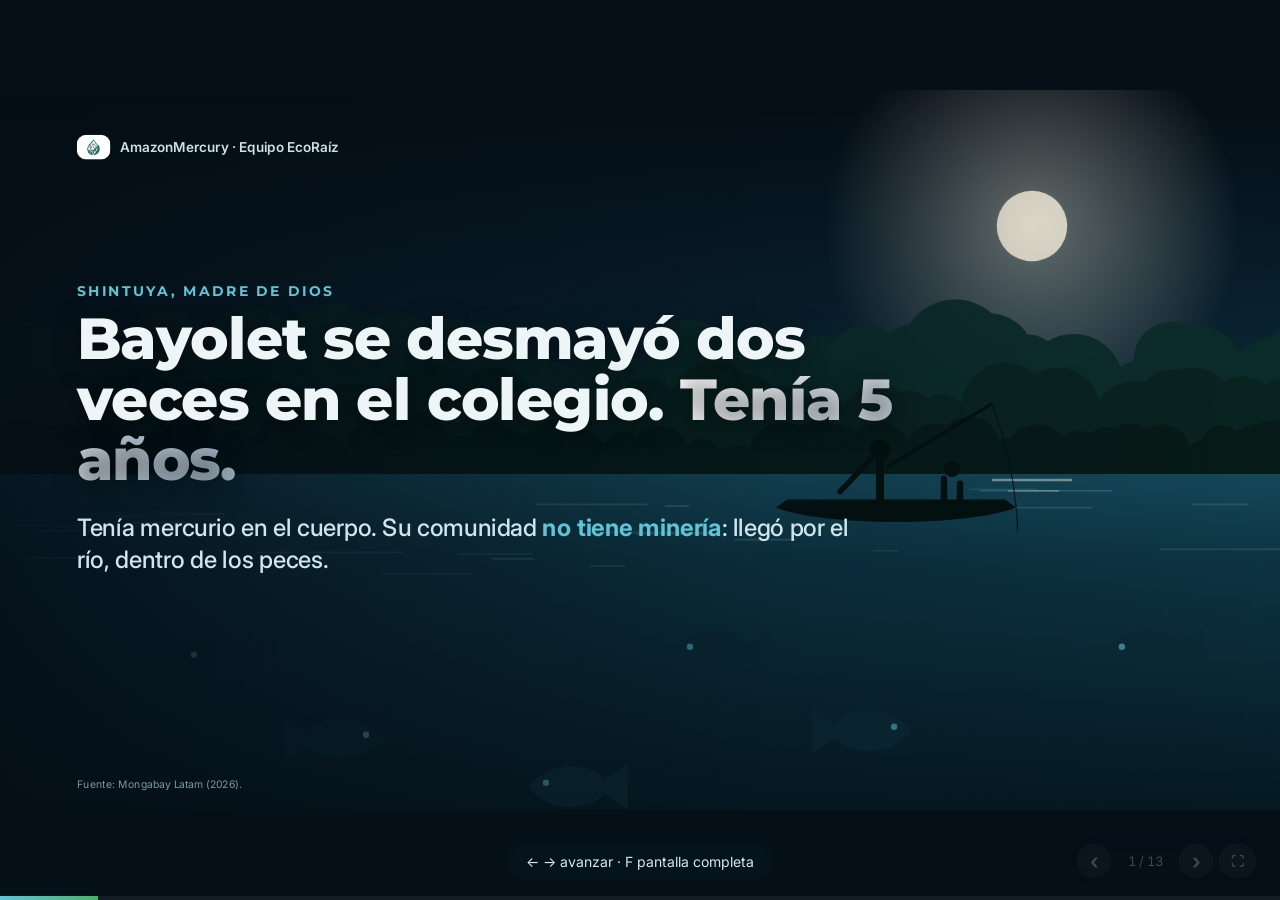
<file: pitch/index.html>
<!DOCTYPE html>
<html lang="es">
<head>
  <meta charset="UTF-8">
  <meta name="viewport" content="width=device-width, initial-scale=1.0, viewport-fit=cover">
  <title>AmazonMercury · Pitch ISC 2027</title>
  <meta name="description" content="Pitch de AmazonMercury: monitoreo continuo de mercurio y metales en ríos amazónicos. La minería paga, la comunidad recibe las alertas. ISC 2027 · Amazonía Viva.">
  <meta name="theme-color" content="#0b2236">
  <link rel="icon" href="assets/logo-icono.png">
  <link rel="preconnect" href="https://fonts.googleapis.com">
  <link rel="preconnect" href="https://fonts.gstatic.com" crossorigin>
  <link href="https://fonts.googleapis.com/css2?family=Montserrat:wght@500;600;700;800;900&family=Inter:wght@400;500;600;700&display=swap" rel="stylesheet">
  <link rel="stylesheet" href="styles.css">
</head>
<body>
<div id="escenario">
<main id="deck" aria-live="polite">

<!-- 1 · GANCHO -->
<section class="slide oscuro pregunta gancho" data-titulo="Gancho: Bayolet" data-arte="rio">
  <svg class="arte-rio" viewBox="0 0 1600 900" preserveAspectRatio="xMidYMid slice" aria-hidden="true"></svg>
  <div class="marca-esquina anim" data-d="0"><img src="assets/logo-icono.png" alt=""><span>AmazonMercury · Equipo EcoRaíz</span></div>
  <div class="pregunta-texto">
    <p class="sobretitulo anim" data-d="1">Shintuya, Madre de Dios</p>
    <h2 class="anim" data-d="2">Bayolet se desmayó dos veces en el colegio. <em>Tenía 5 años.</em></h2>
    <p class="sub anim" data-d="4">Tenía mercurio en el cuerpo. Su comunidad <strong>no tiene minería</strong>: llegó por el río, dentro de los peces.</p>
  </div>
  <p class="fuentes">Fuente: Mongabay Latam (2026).</p>
  <aside class="notas">
    <p><b>[Erick] · 0:00–0:20 · tono tranquilo, mirando al jurado</b></p>
    <p>Bayolet vive en Shintuya, una comunidad indígena a orillas del río Madre de Dios. A los 5 años se desmayó dos veces en el colegio: tenía mercurio en el cuerpo.</p>
    <p>Su comunidad no tiene minería; el mercurio llegó por el río, dentro de los peces. Hoy tiene 16 años y todavía le cuesta concentrarse.</p>
  </aside>
</section>

<!-- 2 · PROBLEMA Y EVIDENCIA -->
<section class="slide oscuro problema" data-titulo="Problema y evidencia">
  <div class="problema-grid p2">
    <div class="mapa anim" data-d="1">
      <svg viewBox="0 0 760 640" role="img" aria-label="Esquema de los ríos de Madre de Dios con zonas mineras y comunidades afectadas">
        <defs>
          <radialGradient id="gMancha"><stop offset="0" stop-color="#f28c28" stop-opacity=".75"/><stop offset="1" stop-color="#f28c28" stop-opacity="0"/></radialGradient>
          <pattern id="pSelva" width="22" height="22" patternUnits="userSpaceOnUse"><circle cx="6" cy="6" r="4" fill="#1d5b3f"/><circle cx="17" cy="15" r="5" fill="#1a5139"/></pattern>
        </defs>
        <rect x="0" y="0" width="760" height="640" rx="24" fill="#123a2c"/>
        <rect x="0" y="0" width="760" height="640" rx="24" fill="url(#pSelva)" opacity=".55"/>
        <g class="manchas">
          <ellipse cx="300" cy="420" rx="120" ry="70" fill="url(#gMancha)"/>
          <ellipse cx="410" cy="470" rx="110" ry="60" fill="url(#gMancha)"/>
          <ellipse cx="255" cy="330" rx="70" ry="50" fill="url(#gMancha)"/>
        </g>
        <g fill="none" stroke-linecap="round" class="rios">
          <path d="M40 210C120 230 170 250 230 300S320 360 400 340 520 300 600 330 700 350 740 340" stroke="#5ec4d6" stroke-width="12"/>
          <path d="M150 560C200 520 230 480 260 430S300 360 320 352" stroke="#5ec4d6" stroke-width="7"/>
          <path d="M220 160C230 220 236 260 248 298" stroke="#5ec4d6" stroke-width="5"/>
          <path d="M470 600C500 540 540 470 560 420S590 350 598 330" stroke="#5ec4d6" stroke-width="7"/>
          <path d="M120 470C170 440 200 420 240 380" stroke="#5ec4d6" stroke-width="4"/>
        </g>
        <g class="etq-rio" fill="#bdeaf2" font-family="Inter" font-size="15" font-style="italic">
          <text x="610" y="378" transform="rotate(-3 610 378)">Río Madre de Dios</text>
          <text x="150" y="540" transform="rotate(-48 150 540)">Río Inambari</text>
          <text x="510" y="560" transform="rotate(-62 510 560)">Río Tambopata</text>
        </g>
        <g class="puntos" font-family="Inter" font-size="16" font-weight="600">
          <g class="p-mina"><circle cx="255" cy="330" r="9"/><text x="160" y="320">Huepetuhe</text></g>
          <g class="p-mina"><circle cx="300" cy="430" r="9"/><text x="208" y="460">La Pampa</text></g>
          <g class="p-mina"><circle cx="420" cy="345" r="9"/><text x="380" y="380">Laberinto</text></g>
          <g class="p-mina"><circle cx="232" cy="296" r="7"/><text x="232" y="275">Boca Colorado</text></g>
          <g class="p-ciudad"><circle cx="598" cy="332" r="11"/><text x="540" y="300">Puerto Maldonado</text></g>
          <g class="p-comunidad"><circle cx="70" cy="218" r="8"/><text x="40" y="188">Shintuya</text></g>
        </g>
        <g class="leyenda" font-family="Inter" font-size="14" fill="#d6e6e2">
          <rect x="24" y="560" width="270" height="62" rx="12" fill="#0b2236" opacity=".85"/>
          <circle cx="46" cy="580" r="7" fill="#f28c28"/><text x="60" y="585">Zona minera</text>
          <circle cx="160" cy="580" r="7" fill="#ffffff"/><text x="174" y="585">Ciudad</text>
          <circle cx="46" cy="604" r="7" fill="#7ee0a3"/><text x="60" y="609">Comunidad indígena</text>
        </g>
        <text x="736" y="626" text-anchor="end" font-family="Inter" font-size="12" fill="#8fb3aa">Esquema referencial, no a escala</text>
      </svg>
    </div>
    <div class="problema-datos">
      <p class="sobretitulo anim" data-d="0">El problema y la evidencia</p>
      <h2 class="anim" data-d="1">El mercurio va donde va el río… y nadie lo ve llegar</h2>
      <div class="kpis kpis3">
        <article class="kpi anim" data-d="2"><span class="kpi-num"><span class="contar" data-valor="3000" data-miles="1">3 000</span> t</span><p>de mercurio vertidas en ríos del Perú en 20 años <small>(MINAM, 2025)</small></p></article>
        <article class="kpi anim" data-d="3"><span class="kpi-num"><span class="contar" data-valor="29">29</span>%</span><p>de gestantes evaluadas en Madre de Dios sobre el límite en sangre <small>(Duke, 2023)</small></p></article>
        <article class="kpi anim" data-d="4"><span class="kpi-num">1 <small>de</small> 3</span><p>niños de la Reserva Amarakaeri sobre el límite de la OMS <small>(Mongabay, 2026)</small></p></article>
      </div>
      <article class="vacio anim" data-d="5">
        <h3>¿Por qué falla hoy? Se mide a mano, pocas veces al año</h3>
        <div class="linea-tiempo" aria-hidden="true">
          <svg viewBox="0 0 520 110">
            <path d="M10 84 L60 80 L90 82 L120 36 L140 26 L160 76 L220 82 L300 80 L330 20 L350 14 L370 78 L510 82" fill="none" stroke="#5ec4d6" stroke-width="4" stroke-linejoin="round"/>
            <line x1="10" y1="56" x2="510" y2="56" stroke="#f87171" stroke-width="2" stroke-dasharray="6 6"/>
            <text x="512" y="50" fill="#f87171" font-size="13" font-family="Inter" text-anchor="end">límite</text>
            <g fill="#ffffff"><circle cx="60" cy="80" r="7"/><circle cx="220" cy="82" r="7"/><circle cx="440" cy="81" r="7"/></g>
            <text x="250" y="106" fill="#c7d6d9" font-size="13" font-family="Inter" text-anchor="middle">● muestreo manual: los picos pasan sin que nadie los vea</text>
          </svg>
        </div>
        <p>En 2025 las muestras de la Contraloría en la quebrada Guacamayo salieron <strong>normales</strong>; otra medición de la ANA (2021–2025) halló mercurio <strong>sobre el estándar</strong>.</p>
      </article>
    </div>
  </div>
  <aside class="notas">
    <p><b>[Erick] · 0:20–1:05 · señalar el mapa, luego los datos y al final la línea</b></p>
    <p>No es un caso aislado. En 20 años se vertieron unas 3000 toneladas de mercurio en los ríos del Perú.</p>
    <p>La Universidad de Duke analizó la sangre de 198 madres de Madre de Dios al dar a luz: el 29 % superaba el nivel de referencia de salud de Estados Unidos. Y en la Reserva Amarakaeri, uno de cada tres niños tenía en el cabello más mercurio del que acepta la OMS.</p>
    <p>¿Por qué nadie lo ve venir? Porque el agua se mide pocas veces. En diciembre de 2025, la Contraloría tomó muestras en la quebrada Guacamayo: todo normal. Pero la Autoridad Nacional del Agua, midiendo ahí entre 2021 y 2025, sí halló mercurio sobre el estándar.</p>
  </aside>
</section>

<!-- 3 · SOLUCIÓN -->
<section class="slide claro solucion s3" data-titulo="La solución">
  <div class="cabecera">
    <p class="sobretitulo anim" data-d="0">Nuestra solución</p>
    <h2 class="anim" data-d="1">Un vigilante que flota en el río y <span class="resaltado">avisa en minutos</span></h2>
  </div>
  <div class="s3-grid">
    <figure class="nodo-foto anim" data-d="1">
      <img src="assets/nodo_exterior.jpg" alt="Nodo flotante AmazonMercury en el río, con panel solar redondo y cúpula">
      <figcaption>Nodo AmazonMercury · maqueta 3D</figcaption>
    </figure>
    <ol class="pasos-sol">
      <li class="anim" data-d="2"><span class="n">1</span><div><strong>Mide cada hora</strong><p>Toma una muestra y la analiza con <b>voltametría</b>: mercurio y otros 5 metales, por debajo de los límites de la OMS.</p></div></li>
      <li class="anim" data-d="3"><span class="n">2</span><div><strong>Más datos del agua</strong><p>Turbidez, pH, conductividad y temperatura. Si la turbidez se dispara, hay una draga río arriba.</p></div></li>
      <li class="anim" data-d="4"><span class="n">3</span><div><strong>Transmite sin señal celular</strong><p>Radio LoRa de nodo en nodo. Funciona solo con el sol: panel de 3 W y 2 baterías.</p></div></li>
      <li class="anim" data-d="5"><span class="n">4</span><div><strong>Alerta en dos paneles</strong><p>Uno profesional para quien paga y <b>Mi Río</b> para la comunidad, al mismo tiempo.</p></div></li>
    </ol>
    <div class="s3-lado anim" data-d="6">
      <div class="chips-metal mini-metales"><span>Hg</span><span>As</span><span>Pb</span><span>Cd</span><span>Cu</span><span>Zn</span></div>
      <p class="s3-dato"><b>0,07–0,4 µg/L</b> límite de detección de la voltametría con electrodo de oro <small>(INIS-OIEA)</small></p>
      <p class="s3-dato"><b>6 µg/L</b> valor guía de la OMS para mercurio en agua de consumo</p>
      <button class="btn-vivo grande" data-abrir-demo="demo">▶ Ver la demo en vivo</button>
      <p class="s3-nota">Maqueta 3D + panel profesional + Mi Río, conectados</p>
    </div>
  </div>
  <aside class="notas">
    <p><b>[Jhan] · 1:05–1:35</b></p>
    <p>Por eso creamos AmazonMercury: nodos que flotan en el río y lo miden cada hora.</p>
    <p>Cada nodo toma una muestra y, con voltametría, detecta mercurio desde 0,1 microgramos por litro —la OMS pone el límite en 6— y cinco metales más. Envía el dato por radio LoRa, de nodo en nodo, sin señal de celular, y funciona solo con el sol. En minutos, el resultado llega a nuestra plataforma web.</p>
  </aside>
</section>

<!-- 4 · DIFERENCIACIÓN -->
<section class="slide oscuro dif" data-titulo="Diferenciación">
  <div class="cabecera">
    <p class="sobretitulo anim" data-d="0">Alternativas que existen hoy</p>
    <h2 class="anim" data-d="1">No somos los únicos. Somos los únicos que hacen <em>esto</em>.</h2>
  </div>
  <div class="tabla-dif anim" data-d="2" role="table" aria-label="Comparación con alternativas">
    <div class="td-fila td-cab" role="row">
      <span role="columnheader"></span>
      <span role="columnheader">Muestreo manual + laboratorio</span>
      <span role="columnheader">Sondas multiparámetro comerciales</span>
      <span role="columnheader">GalamSense (Ghana)</span>
      <span role="columnheader" class="nosotros"><img src="assets/logo-icono.png" alt="">AmazonMercury</span>
    </div>
    <div class="td-fila" role="row"><span role="rowheader">¿Cada cuánto mide?</span><span class="mal">Pocas veces al año</span><span class="bien">Continuo</span><span class="bien">Continuo</span><span class="nosotros bien">Cada hora + emergencias</span></div>
    <div class="td-fila" role="row"><span role="rowheader">¿Mide mercurio en el río?</span><span class="medio">Sí, semanas después en laboratorio</span><span class="mal">Normalmente no</span><span class="bien">Sí (Hg, Pb, As)</span><span class="nosotros bien">Sí: 6 metales + 4 parámetros</span></div>
    <div class="td-fila" role="row"><span role="rowheader">¿Avisa a la comunidad?</span><span class="mal">No</span><span class="mal">Solo al dueño</span><span class="bien">Sí</span><span class="nosotros bien">Sí: Mi Río, SMS y radio</span></div>
    <div class="td-fila" role="row"><span role="rowheader">¿Quién lo cuida?</span><span class="medio">Consultora externa</span><span class="medio">El cliente</span><span class="medio">Universidad</span><span class="nosotros bien">Guardianes del Río locales</span></div>
    <div class="td-fila" role="row"><span role="rowheader">¿Está en el Perú?</span><span class="bien">Sí</span><span class="medio">Importadas</span><span class="mal">No (demostración)</span><span class="nosotros bien">Hecho en Arequipa para la Amazonía</span></div>
  </div>
  <p class="dif-conclusion anim" data-d="4">GalamSense demuestra que la tecnología funciona. Nuestra ventaja es el <strong>servicio completo y local</strong>: medición + alerta a la comunidad + personas del lugar que lo mantienen.</p>
  <p class="fuentes">Fuentes: GalamSense, KNUST (2026) · Protocolo nacional de monitoreo de calidad de agua, ANA · Instrumentos de gestión ambiental minera (D.S. 040-2014-EM).</p>
  <aside class="notas">
    <p><b>[Jhan] · 1:35–1:55</b></p>
    <p>Hoy el muestreo manual da resultados semanas después, y las sondas comerciales no suelen medir mercurio. GalamSense, en Ghana, prueba que la tecnología funciona, pero sigue en demostración.</p>
    <p>Nuestra diferencia: medición cada hora, alerta directa a la comunidad y Guardianes del Río locales que cuidan cada nodo.</p>
  </aside>
</section>

<!-- 5 · PROTOTIPO -->
<section class="slide claro proto" data-titulo="Prototipo: lo que construimos">
  <div class="cabecera">
    <p class="sobretitulo anim" data-d="0">Prototipo</p>
    <h2 class="anim" data-d="1">Lo que ya construimos <span class="resaltado">entre los dos</span></h2>
  </div>
  <div class="proto-grid">
    <figure class="proto-card anim" data-d="2">
      <img src="assets/nodo_interior.jpg" alt="Interior del nodo AmazonMercury en la maqueta 3D">
      <figcaption><span class="autor jhan">Jhan · diseño</span><b>El nodo, pieza por pieza</b><p>Casco, cúpula, panel solar de 3 W, 2 baterías, celda de voltametría, sondas y cálculo de energía.</p></figcaption>
    </figure>
    <figure class="proto-card anim" data-d="3">
      <img src="assets/panel_pro.jpg" alt="Panel profesional con un diagnóstico de emergencia">
      <figcaption><span class="autor erick">Erick · software</span><b>Maqueta 3D y panel profesional</b><p>Ciclo de medición animado, historial, mapa de nodos, alertas y diagnóstico de emergencia.</p></figcaption>
    </figure>
    <figure class="proto-card tel anim" data-d="4">
      <div class="tel-marco mini"><img src="assets/mirio_alerta.png" alt="Mi Río en el celular"></div>
      <figcaption><span class="autor erick">Erick · software</span><b>Mi Río</b><p>Panel simple para la comunidad, en el celular.</p></figcaption>
    </figure>
  </div>
  <div class="proto-pie anim" data-d="5">
    <p><b>Los tres están conectados en tiempo real:</b> el panel pide un diagnóstico, el nodo mide y Mi Río cambia de color.</p>
    <button class="btn-vivo" data-abrir-demo="demo">▶ Ver la demo en vivo</button>
    <img class="proto-qr" src="assets/qr-maqueta.svg" alt="QR de la maqueta 3D">
  </div>
  <aside class="notas">
    <p><b>[Jhan, luego Erick] · 1:55–2:25</b></p>
    <p>[Jhan] Yo diseñé el nodo pieza por pieza: el casco, la cúpula, el panel solar, las baterías, la celda de voltametría y el cálculo de energía, que le da autonomía todo el año.</p>
    <p>[Erick] Y yo lo llevé a una maqueta 3D interactiva y programé la plataforma: un panel profesional para clientes y autoridades, y Mi Río, un panel simple para la comunidad. Los tres están conectados en tiempo real: cuando pedimos un diagnóstico, el nodo mide y Mi Río cambia de color.</p>
  </aside>
</section>

<!-- 6 · EXPERIMENTACIÓN -->
<section class="slide oscuro exper" data-titulo="Qué funciona y qué falta validar">
  <div class="cabecera">
    <p class="sobretitulo anim" data-d="0">Experimentación</p>
    <h2 class="anim" data-d="1">Qué funciona, qué es simulado y qué falta validar</h2>
  </div>
  <div class="exper-grid">
    <article class="exp-col ok anim" data-d="2">
      <span class="exp-ico">✅</span><h3>Funciona hoy</h3>
      <ul><li>Diseño completo del nodo (15 componentes)</li><li>Maqueta 3D con el ciclo de medición</li><li>Panel profesional y Mi Río, conectados en tiempo real</li><li>Cálculo de energía y de costos por nodo</li></ul>
    </article>
    <article class="exp-col sim anim" data-d="3">
      <span class="exp-ico">🧪</span><h3>Con datos simulados</h3>
      <ul><li>Lecturas de los 6 metales y del agua</li><li>Historial de 30 días y picos de mercurio</li><li>Alertas y reportes de la comunidad</li></ul>
      <p class="exp-nota">Aún no hay un nodo físico: el primer uso del capital es construir el nodo real.</p>
    </article>
    <article class="exp-col val anim" data-d="4">
      <span class="exp-ico">🔬</span><h3>Falta validar</h3>
      <ul><li><b>Precisión</b> en agua real, frente a un laboratorio acreditado</li><li><b>Energía</b> real del nodo durante un mes</li><li><b>Resistencia</b> en el río (corriente, lluvia, golpes)</li><li><b>Precio</b> con mineras y entidades públicas</li></ul>
    </article>
  </div>
  <p class="exp-metodo anim" data-d="5"><b>Cómo lo validaremos:</b> tomaremos muestras en el mismo punto del río con el nodo y con un laboratorio acreditado por INACAL, y compararemos los resultados cada mes.</p>
  <aside class="notas">
    <p><b>[Erick] · 2:25–2:50</b></p>
    <p>Seamos claros sobre lo que tenemos. Funciona: el diseño completo, la maqueta y las dos plataformas. Usa datos simulados: las lecturas y el historial.</p>
    <p>Falta validar la precisión en agua real frente a un laboratorio acreditado, el consumo real de energía, la resistencia en el río y el precio con clientes. Ese es nuestro siguiente paso.</p>
  </aside>
</section>

<!-- 7 · IMPACTO -->
<section class="slide claro impacto" data-titulo="Impacto medible">
  <div class="cabecera">
    <p class="sobretitulo anim" data-d="0">Impacto · Desafío Amazonía Viva</p>
    <h2 class="anim" data-d="1">Más ventas = <span class="resaltado">más ríos vigilados</span></h2>
  </div>
  <div class="cambio anim" data-d="2">
    <div><b>Medimos cada hora</b><span>de pocas muestras al año a 8 760 por nodo</span></div>
    <i>→</i>
    <div><b>Alertamos en minutos</b><span>a la comunidad y a la autoridad</span></div>
    <i>→</i>
    <div><b>Menos exposición</b><span>y evidencia para fiscalizar</span></div>
  </div>
  <div class="impacto-grid">
    <article class="ind anim" data-d="3"><b><span class="contar" data-valor="157680" data-miles="1">157 680</span></b><p>mediciones al año con 18 nodos (meta a 24 meses)</p></article>
    <article class="ind anim" data-d="4"><b>3</b><p>nodos comunitarios gratuitos (1 por cada 5 vendidos)</p></article>
    <article class="ind anim" data-d="5"><b>3</b><p>empleos formales de Guardianes del Río, con capacitación</p></article>
    <article class="ind anim" data-d="6"><b>&lt; 15 <small>min</small></b><p>desde la medición hasta la alerta en Mi Río</p></article>
    <div class="ods-mini anim" data-d="7">
      <span style="--ods:#26bde2"><b>6</b>Agua limpia · meta 6.3</span>
      <span style="--ods:#4c9f38"><b>3</b>Salud · meta 3.9</span>
      <span style="--ods:#56a133"><b>15</b>Vida y biodiversidad · 15.1</span>
    </div>
  </div>
  <div class="impacto-pie">
    <article class="anim" data-d="8">
      <h3>¿Cómo lo verificamos?</h3>
      <p>Cada medición, alerta y tiempo de respuesta queda registrado en la plataforma. Un laboratorio acreditado por INACAL valida los datos cada mes, y publicamos un reporte abierto para la comunidad.</p>
    </article>
    <article class="anim alineado" data-d="9">
      <h3>El negocio y la misión van juntos</h3>
      <div class="formula"><span><b>5</b> nodos vendidos</span><i>=</i><span><b>1</b> nodo comunitario gratis</span><i>+</i><span><b>1</b> empleo local por cada 6 nodos</span></div>
    </article>
  </div>
  <aside class="notas">
    <p><b>[Jhan] · 2:50–3:20</b></p>
    <p>¿Qué cambia? Pasamos de unas pocas muestras al año a una cada hora, y de semanas a minutos para alertar.</p>
    <p>Lo medimos con cuatro indicadores: mediciones al año, tiempo hasta la alerta, nodos comunitarios gratuitos y empleos de Guardianes del Río. A dos años: 18 nodos y más de 150 000 mediciones al año. Protegemos a las familias y también a los peces y las aves del río: agua limpia, salud y biodiversidad.</p>
  </aside>
</section>

<!-- 8 · VIABILIDAD: CLIENTE VS BENEFICIARIO -->
<section class="slide claro cvb" data-titulo="Quién paga y quién se beneficia">
  <div class="cabecera">
    <p class="sobretitulo anim" data-d="0">Viabilidad · 1</p>
    <h2 class="anim" data-d="1">La minería paga. <span class="resaltado">La comunidad recibe las alertas.</span></h2>
  </div>
  <div class="cvb-grid">
    <figure class="navegador anim" data-d="2">
      <div class="nav-barra"><i></i><i></i><i></i><span>Panel profesional</span></div>
      <img src="assets/panel_pro.jpg" alt="Panel profesional de AmazonMercury con un diagnóstico de emergencia en alerta">
      <figcaption><b>Cliente que paga</b> · minería formal y Estado: datos técnicos, historial, reportes y diagnóstico de emergencia</figcaption>
    </figure>
    <div class="cvb-centro">
      <div class="cvb-flecha anim" data-d="3"><span>Mismo dato,<br>al mismo tiempo</span></div>
      <article class="cvb-card anim" data-d="4"><b>💼 Pagan</b><p>Minería formal (principal) y sector público (secundario)</p></article>
      <article class="cvb-card anim" data-d="5"><b>🏡 Reciben gratis</b><p>Comunidades río abajo: familias, pescadores, escuelas y postas</p></article>
      <article class="cvb-card naranja anim" data-d="6"><b>🔒 Regla de confianza</b><p>El cliente <strong>no puede editar ni ocultar</strong> los datos</p></article>
      <article class="cvb-card verde anim" data-d="7"><b>5 → 1</b><p>Por cada 5 nodos vendidos financiamos <strong>1 nodo comunitario</strong></p></article>
    </div>
    <figure class="telefono anim" data-d="3">
      <div class="tel-marco"><img src="assets/mirio_alerta.png" alt="Panel comunitario Mi Río mostrando una alerta en Laberinto"></div>
      <figcaption><b>Beneficiario</b> · Mi Río: semáforo simple, consejos y botón «Escuchar»</figcaption>
    </figure>
  </div>
  <aside class="notas">
    <p><b>[Erick] · 3:20–3:35</b></p>
    <p>¿Quién paga? La minería formal y el Estado, como un servicio mensual. La comunidad recibe las alertas gratis, y el cliente no puede editar los datos. Por cada cinco nodos vendidos, financiamos uno comunitario.</p>
  </aside>
</section>

<!-- 9 · VIABILIDAD: POR QUÉ LA MINERÍA -->
<section class="slide oscuro porque" data-titulo="¿Por qué pagaría una minera?">
  <div class="cabecera">
    <p class="sobretitulo anim" data-d="0">Viabilidad · 2</p>
    <h2 class="anim" data-d="1">¿Por qué pagaría una minera?</h2>
  </div>
  <div class="razones">
    <article class="razon anim" data-d="2"><span class="r-num">IGA</span><h3>Ya está obligada</h3><p>Debe entregar informes de monitoreo de agua a la autoridad, con la frecuencia que fija su instrumento ambiental. <b>Ya tiene presupuesto.</b></p></article>
    <article class="razon anim" data-d="3"><span class="r-num"><span class="contar" data-valor="96">96</span></span><h3>Conflictos activos</h3><p>conflictos socioambientales vinculados a actividades extractivas (junio de 2026). El agua está detrás de la mayoría.</p></article>
    <article class="razon anim" data-d="4"><span class="r-num">S/ 110<small>M</small></span><h3>Multas del OEFA</h3><p>impuestas en solo 100 días. Detectar una fuga a tiempo cuesta menos que una multa.</p></article>
    <article class="razon anim" data-d="5"><span class="r-num">~<span class="contar" data-valor="30">30</span></span><h3>Ya lo hacen con la comunidad</h3><p>empresas mineras trabajan con comités de monitoreo participativo. Nosotros lo hacemos <b>continuo y creíble</b>.</p></article>
  </div>
  <div class="porque-pie anim" data-d="6">
    <p><b>¿No es contradictorio?</b> El mercurio de Madre de Dios viene de la minería <b>ilegal</b>. La formal necesita demostrar que no contamina, con datos que la comunidad crea.</p>
    <p><b>Segundo cliente:</b> gobiernos regionales y empresas de agua potable, también vía <b>Obras por Impuestos</b>.</p>
  </div>
  <p class="fuentes">Fuentes: OEFA, procedimiento de informes de monitoreo (D.S. 040-2014-EM) · Defensoría del Pueblo, jun. 2026 (vía Infobae) · OEFA, 100 días de gestión (nov. 2026) · Comités de Monitoreo y Vigilancia Ambiental Participativa (PNUD).</p>
  <aside class="notas">
    <p><b>[Erick] · 3:35–3:45</b></p>
    <p>La minería ya está obligada a monitorear el agua, enfrenta 96 conflictos socioambientales activos y multas millonarias del OEFA: el monitoreo continuo le conviene.</p>
  </aside>
</section>

<!-- 10 · VIABILIDAD: INGRESOS Y COSTOS -->
<section class="slide claro ue" data-titulo="Ingresos y costos">
  <div class="cabecera">
    <p class="sobretitulo anim" data-d="0">Viabilidad · 3</p>
    <h2 class="anim" data-d="1">Monitoreo como servicio: <span class="resaltado">todo incluido, pago mensual</span></h2>
  </div>
  <div class="ue-grid">
    <div class="precios anim" data-d="2">
      <h3>Lo que cobramos</h3>
      <div class="precio principal"><span>Minería formal</span><b>S/ 1 800</b><small>por nodo al mes</small></div>
      <div class="precio"><span>Sector público</span><b>S/ 1 200</b><small>por nodo al mes</small></div>
      <div class="precio"><span>Instalación</span><b>S/ 1 500</b><small>pago único por nodo</small></div>
      <p class="incluye">Incluye: equipo en comodato, Guardián del Río, electrodos y reactivo, plataforma, alertas y reporte mensual.</p>
    </div>
    <div class="desglose anim" data-d="3">
      <h3>De cada S/ 1 800 al mes</h3>
      <div class="barra-apilada" role="img" aria-label="Desglose del precio de un nodo">
        <span style="--w:19.4;--c:#16324f">Guardián<br>350</span>
        <span style="--w:11.1;--c:#1f7a8c">Labo&shy;ratorio<br>200</span>
        <span style="--w:4.5;--c:#5ec4d6"></span>
        <span style="--w:2.8;--c:#9bd6e1"></span>
        <span style="--w:4.9;--c:#8aa4b5"></span>
        <span style="--w:57.3;--c:#2f8a57" class="margen">Margen bruto<br><b>S/ 1 031 · 57 %</b></span>
      </div>
      <ul class="leyenda-ue">
        <li><i style="--c:#16324f"></i>Guardián del Río (S/ 1 600 de sueldo, 30 % más que el mínimo, a cargo de 6 nodos)</li>
        <li><i style="--c:#1f7a8c"></i>Validación mensual con laboratorio acreditado</li>
        <li><i style="--c:#5ec4d6"></i>Electrodos y reactivo (S/ 81)</li>
        <li><i style="--c:#9bd6e1"></i>Plataforma, SMS y repuestos (S/ 50)</li>
        <li><i style="--c:#8aa4b5"></i>Equipo (≈ S/ 3 150 en 3 años = S/ 88)</li>
      </ul>
    </div>
    <div class="ue-kpis">
      <article class="ue-kpi anim" data-d="4"><span>LTV / CAC</span><b>≈ 9×</b><small>LTV ≈ S/ 74 000 (3 nodos × 24 meses) · CAC ≈ S/ 8 000 (piloto + visitas)</small></article>
      <article class="ue-kpi anim" data-d="5"><span>Punto de equilibrio</span><b>9 nodos</b><small>8 pagados + 1 comunitario ≈ 3 clientes · mes 15–18</small></article>
      <article class="ue-kpi anim" data-d="6"><span>Margen bruto</span><b>57 %</b><small>sector público: 36 %</small></article>
    </div>
  </div>
  <div class="supuestos anim" data-d="7">
    <b>Supuestos que validaremos primero:</b>
    <span>precio con 3–5 mineras</span><span>1 Guardián cada 6 nodos</span><span>electrodo cada 3 semanas</span><span>contratos de 24 meses</span>
  </div>
  <p class="fuentes">Cifras estimadas por el equipo, por validar con clientes. Sueldo mínimo vigente: S/ 1 230 (D.S. 015-2026-TR). Gastos fijos del equipo: ≈ S/ 7 000 al mes.</p>
  <aside class="notas">
    <p><b>[Erick] · 3:45–4:00</b></p>
    <p>Cobramos 1800 soles por nodo al mes. Fabricar un nodo cuesta unos 3150 soles y operarlo, 769 al mes, incluido el sueldo del Guardián del Río. Nos queda un margen de 57 %, y con unos tres clientes cubrimos nuestros gastos.</p>
  </aside>
</section>

<!-- 11 · SIGUIENTE PASO: PILOTO -->
<section class="slide claro piloto" data-titulo="Siguiente paso: el piloto">
  <div class="cabecera">
    <p class="sobretitulo anim" data-d="0">Siguiente paso</p>
    <h2 class="anim" data-d="1">Un piloto real en Madre de Dios con <span class="resaltado">S/ 10 000</span></h2>
  </div>
  <div class="piloto-grid">
    <div class="piloto-izq anim" data-d="2">
      <h3>¿Para qué es el dinero?</h3>
      <div class="ask-barra claro">
        <span style="--w:63;--c:#2f8a57"><b>63 %</b> 2 nodos reales</span>
        <span style="--w:25;--c:#1f7a8c"><b>25 %</b> Lab.</span>
        <span style="--w:12;--c:#f28c28"><b>12 %</b></span>
      </div>
      <ul class="uso-fondos">
        <li><i style="--c:#2f8a57"></i><b>S/ 6 300</b> construir 2 nodos con sus sensores</li>
        <li><i style="--c:#1f7a8c"></i><b>S/ 2 500</b> validar las mediciones con un laboratorio acreditado</li>
        <li><i style="--c:#f28c28"></i><b>S/ 1 200</b> traslado e instalación del piloto</li>
      </ul>
    </div>
    <ol class="linea-hitos anim" data-d="3">
      <li><b>Mes 4</b><h3>Prototipo real validado</h3><p>Comparamos el nodo con un laboratorio acreditado.</p></li>
      <li><b>Mes 9</b><h3>Piloto en Madre de Dios</h3><p>2 nodos en el río y los primeros Guardianes capacitados.</p></li>
      <li><b>Mes 15</b><h3>Primer cliente que paga</h3><p>3 nodos con una minera formal.</p></li>
    </ol>
  </div>
  <div class="riesgos-tira anim" data-d="4">
    <b>Riesgos y cómo los cubrimos:</b>
    <span>Precisión → validación mensual con laboratorio</span><span>Robo o daño → custodia de la comunidad</span><span>Costo del potenciostato → diseño propio a escala</span>
  </div>
  <aside class="notas">
    <p><b>[Jhan] · 4:00–4:15</b></p>
    <p>Para el piloto necesitamos 10 000 soles: dos nodos reales, validación con laboratorio y logística en Madre de Dios. En 4 meses, prototipo validado; a los 9, piloto con Guardianes; al mes 15, primer cliente.</p>
  </aside>
</section>

<!-- 12 · EQUIPO -->
<section class="slide oscuro equipo2" data-titulo="Equipo emprendedor">
  <div class="cabecera">
    <p class="sobretitulo anim" data-d="0">Equipo EcoRaíz</p>
    <h2 class="anim" data-d="1">Dos perfiles que se complementan</h2>
  </div>
  <div class="eq2-grid">
    <article class="miembro anim" data-d="2">
      <img class="foto" src="assets/foto-erick.jpg" alt="Erick Elias Cardeña Maque">
      <div>
        <span class="rol">CEO · Producto y datos</span>
        <h3>Erick Elias Cardeña Maque</h3>
        <p class="fuerte">Software, datos y negocio</p>
        <ul><li>Creó la maqueta 3D y las dos plataformas</li><li>Lidera ventas, alianzas y finanzas</li><li>Responsable de la relación con clientes</li></ul>
      </div>
    </article>
    <div class="union anim" data-d="3">
      <span>+</span>
      <p>Lo que uno construye, el otro lo convierte en datos</p>
    </div>
    <article class="miembro anim" data-d="4">
      <img class="foto" src="assets/foto-jhan.jpg" alt="Jhan David Cutipa Poma">
      <div>
        <span class="rol">CTO · Hardware y campo</span>
        <h3>Jhan David Cutipa Poma</h3>
        <p class="fuerte">Electrónica, sensores y energía</p>
        <ul><li>Diseñó el nodo y su sistema de energía</li><li>Lidera la fabricación y la validación</li><li>Forma y coordina a los Guardianes del Río</li></ul>
      </div>
    </article>
  </div>
  <div class="eq2-pie anim" data-d="5">
    <b>Red de apoyo que buscamos:</b>
    <span>Asesor en química analítica</span><span>Mentoría · Incubadora Scale</span><span>Aliado amazónico · CINCIA o FENAMAD</span>
  </div>
  <aside class="notas">
    <p><b>[Jhan, luego Erick] · 4:15–4:50 · mirar al compañero al presentarlo</b></p>
    <p>[Jhan] Soy Jhan David, CTO. Mi fuerte es el hardware: diseñé el nodo, los sensores y la energía, y voy a liderar la fabricación, la validación y el trabajo con los Guardianes del Río.</p>
    <p>[Erick] Yo soy Erick, CEO. Mi fuerte es el software y los datos: hice la maqueta y las plataformas, y lidero las ventas y las alianzas.</p>
    <p>[Jhan] Lo que yo construyo para el río, Erick lo convierte en datos que la gente entiende.</p>
    <p>[Erick] Por eso todo lo que vieron lo hicimos juntos. Y vamos a seguir hasta poner el primer nodo en el agua.</p>
  </aside>
</section>

<!-- 13 · CIERRE -->
<section class="slide oscuro cierre invitar" data-titulo="Cierre: inviertan en nosotros" data-arte="cierre">
  <svg class="arte-cierre" viewBox="0 0 1600 900" preserveAspectRatio="xMidYMid slice" aria-hidden="true"></svg>
  <div class="invitar-texto">
    <h2 class="cierre-frase anim" data-d="0">El mercurio no se ve, no se huele y no avisa.</h2>
    <p class="cierre-golpe anim" data-d="1">Nosotros sí.</p>
    <p class="invitacion anim" data-d="2">Inviertan en AmazonMercury y ayúdennos a que los ríos de la Amazonía <strong>puedan avisar a tiempo</strong>.</p>
    <div class="cierre-pie anim" data-d="3">
      <img class="cierre-logo" src="assets/logo-blanco.png" alt="AmazonMercury">
      <div class="cierre-info">
        <p class="gracias">¡Gracias!</p>
        <p>Equipo EcoRaíz · Incubadora Scale</p>
        <p class="url">erick-ucsm.github.io/AmazonMercury</p>
      </div>
      <img class="cierre-qr" src="assets/qr-mirio.svg" alt="QR de Mi Río">
    </div>
  </div>
  <aside class="notas">
    <p><b>[Erick] · 4:50–5:00 · más lento, pausa antes de «Nosotros sí»</b></p>
    <p>El mercurio no se ve, no se huele y no avisa. (Pausa) Nosotros sí.</p>
    <p>Inviertan en AmazonMercury y ayúdennos a que el río de Bayolet pueda avisar a tiempo. Gracias.</p>
  </aside>
</section>

</main>
</div>

<div class="hud-nav" aria-label="Navegación">
  <button id="btnAnt" aria-label="Diapositiva anterior">&#8249;</button>
  <span id="contador">1 / 13</span>
  <button id="btnSig" aria-label="Diapositiva siguiente">&#8250;</button>
  <button id="btnDemo" hidden title="Abrir la demo en vivo (D)">Demo</button>
  <button id="btnNotas" hidden title="Guion (N)">Guion</button>
  <button id="btnOrador" hidden title="Abrir vista del orador en otra ventana (P)">Orador</button>
  <button id="btnPantalla" title="Pantalla completa (F)">⛶</button>
</div>
<div class="progreso"><span id="barraProgreso"></span></div>

<section id="panelNotas" class="panel-notas" hidden>
  <header><strong id="pnTitulo"></strong><span id="pnReloj">00:00</span></header>
  <div id="pnTexto"></div>
  <footer>Siguiente: <span id="pnSiguiente"></span></footer>
</section>

<div id="visorDemo" class="visor-maqueta visor-demo" hidden>
  <div class="vm-barra">
    <strong>Demo en vivo</strong>
    <div class="vm-tabs" role="tablist">
      <button data-modo="demo" class="activo">Demo completa</button>
      <button data-modo="maqueta">Maqueta 3D</button>
      <button data-modo="panel">Panel profesional</button>
      <button data-modo="mirio">Mi Río</button>
    </div>
    <button data-cerrar-demo aria-label="Cerrar">&times;</button>
  </div>
  <div class="vm-cuerpo modo-demo">
    <iframe data-marco="panel" title="Panel profesional"></iframe>
    <iframe data-marco="maqueta" title="Maqueta 3D"></iframe>
    <iframe data-marco="mirio" title="Mi Río"></iframe>
  </div>
</div>

<div id="ayuda" class="ayuda">← → avanzar · F pantalla completa</div>

<script src="script.js"></script>
</body>
</html>
</file>
<file: pitch/styles.css>
:root {
  --navy: #0b2236;
  --navy-2: #102f4a;
  --azul: #16324f;
  --teal: #1f7a8c;
  --aqua: #5ec4d6;
  --verde: #2f8a57;
  --hoja: #4caf6e;
  --naranja: #f28c28;
  --plata: #c9d3dc;
  --rojo: #e5484d;
  --ambar: #f5a524;
  --crema: #f6f8f4;
  --texto: #11263a;
  --texto-suave: #4d6378;
  --claro-suave: #b9ccd3;
  --titulo: "Montserrat", "Inter", system-ui, sans-serif;
  --cuerpo: "Inter", system-ui, -apple-system, "Segoe UI", sans-serif;
}

* { box-sizing: border-box; }

html, body {
  margin: 0;
  height: 100%;
  overflow: hidden;
  background: #050f18;
  font-family: var(--cuerpo);
  -webkit-font-smoothing: antialiased;
}

#escenario {
  position: fixed;
  inset: 0;
  overflow: hidden;
}

#deck {
  position: absolute;
  left: 50%;
  top: 50%;
  width: 1600px;
  height: 900px;
  margin: -450px 0 0 -800px;
  transform-origin: center center;
}

.slide {
  position: absolute;
  inset: 0;
  overflow: hidden;
  padding: 72px 96px 64px;
  opacity: 0;
  visibility: hidden;
  transition: opacity .6s ease, visibility 0s linear .6s;
}
.slide.activa {
  opacity: 1;
  visibility: visible;
  transition: opacity .6s ease, visibility 0s;
}
.slide .notas { display: none; }

.claro {
  background: radial-gradient(circle at 85% 10%, #e3f1ee 0, transparent 45%), var(--crema);
  color: var(--texto);
}
.oscuro {
  background: radial-gradient(circle at 15% 0%, #14405a 0, transparent 50%), radial-gradient(circle at 100% 100%, #0f3a2c 0, transparent 45%), var(--navy);
  color: #eef5f6;
}

.anim {
  opacity: 0;
  transform: translateY(24px);
  transition: opacity .7s cubic-bezier(.2, .7, .2, 1), transform .7s cubic-bezier(.2, .7, .2, 1);
  transition-delay: calc(var(--d, 0) * 140ms + 150ms);
}
.activa .anim { opacity: 1; transform: none; }

.sobretitulo {
  margin: 0 0 10px;
  font-family: var(--titulo);
  font-weight: 700;
  font-size: 18px;
  letter-spacing: .14em;
  text-transform: uppercase;
  color: var(--teal);
}
.oscuro .sobretitulo { color: var(--aqua); }

h1, h2, h3 { font-family: var(--titulo); margin: 0; }
h2 { font-size: 52px; line-height: 1.08; font-weight: 800; letter-spacing: -.01em; }
h3 { font-size: 22px; font-weight: 700; }

.cabecera { margin-bottom: 34px; }
.bajada { margin: 12px 0 0; font-size: 21px; color: var(--texto-suave); max-width: 1100px; }
.resaltado { color: var(--teal); }

.fuentes {
  position: absolute;
  left: 96px;
  right: 96px;
  bottom: 24px;
  margin: 0;
  font-size: 13px;
  color: var(--texto-suave);
  opacity: .85;
}
.oscuro .fuentes { color: #8fb0b8; }

.chip {
  display: inline-block;
  padding: 8px 16px;
  border-radius: 999px;
  font-weight: 600;
  font-size: 16px;
}
.chip.verde { background: rgba(47, 138, 87, .12); color: var(--verde); }
.chip.azul { background: rgba(31, 122, 140, .12); color: var(--teal); }

/* ---------- 1 · Portada ---------- */
.portada { display: grid; grid-template-columns: 560px 1fr; align-items: center; gap: 70px; padding-top: 40px; }
.fondo-ondas { position: absolute; inset: 0; width: 100%; height: 100%; }
.fondo-ondas .onda { animation: ondular 9s ease-in-out infinite alternate; transform-origin: center bottom; }
.fondo-ondas .o2 { animation-duration: 12s; }
@keyframes ondular { from { transform: translateX(-30px) scaleY(1); } to { transform: translateX(30px) scaleY(1.06); } }
.portada-logo {
  position: relative;
  width: 500px;
  height: 580px;
  display: grid;
  place-items: center;
  border-radius: 40px;
  background: #ffffff;
  box-shadow: 0 40px 90px rgba(16, 50, 79, .16), 0 0 0 1px rgba(16, 50, 79, .05);
  margin-bottom: 40px;
}
.portada-logo img { width: 400px; height: auto; }
.portada-texto { position: relative; margin-bottom: 70px; }
.portada h1 {
  font-size: 88px;
  line-height: .95;
  font-weight: 900;
  color: var(--azul);
  letter-spacing: -.02em;
}
.portada h1 span { color: var(--teal); }
.portada .lema { font-size: 27px; line-height: 1.4; color: var(--texto-suave); margin: 24px 0 26px; max-width: 760px; }
.portada .chips { display: flex; gap: 10px; flex-wrap: wrap; }
.equipo { margin-top: 38px; padding-top: 26px; border-top: 2px solid rgba(16, 50, 79, .1); }
.equipo-nombre { margin: 0 0 12px; font-size: 18px; color: var(--texto-suave); }
.equipo-nombre strong { color: var(--verde); }
.equipo ul { list-style: none; margin: 0; padding: 0; display: flex; gap: 44px; }
.equipo li span { display: block; font-family: var(--titulo); font-weight: 700; font-size: 22px; color: var(--azul); }
.equipo li small { font-size: 16px; color: var(--texto-suave); }
.equipo-u { margin: 16px 0 0; font-size: 16px; color: var(--texto-suave); }

/* ---------- 2 · Pregunta ---------- */
.pregunta { background: #06141f; display: flex; align-items: center; }
.arte-rio, .arte-cierre { position: absolute; inset: 0; width: 100%; height: 100%; }
.pregunta-texto { position: relative; max-width: 1050px; margin-top: -120px; }
.pregunta h2 { font-size: 78px; line-height: 1.05; text-shadow: 0 6px 30px rgba(0, 0, 0, .5); }
.pregunta h2 em { font-style: normal; color: #dfe8ef; background: linear-gradient(90deg, #ffffff, #9fb3c4, #ffffff); -webkit-background-clip: text; background-clip: text; -webkit-text-fill-color: transparent; background-size: 200% 100%; animation: brillo 4s linear infinite; }
@keyframes brillo { to { background-position: -200% 0; } }
.pregunta .sub { margin: 26px 0 0; font-size: 32px; color: var(--aqua); font-weight: 500; }

/* ---------- 3 · Respuesta ---------- */
.respuesta-grid { display: grid; grid-template-columns: 1.05fr .95fr; gap: 70px; align-items: center; height: 100%; padding-bottom: 30px; }
.cifra-gigante { font-family: var(--titulo); font-weight: 900; font-size: 260px; line-height: .9; color: #ffffff; display: flex; align-items: baseline; gap: 14px; }
.cifra-gigante small { font-size: 90px; color: var(--aqua); }
.cifra-texto { font-size: 28px; line-height: 1.45; margin: 16px 0 30px; color: #d9e7ea; max-width: 720px; }
.comparacion { display: flex; align-items: center; gap: 22px; padding: 20px 26px; border-radius: 20px; background: rgba(255, 255, 255, .06); border: 1px solid rgba(255, 255, 255, .1); max-width: 720px; }
.comparacion .grano svg { width: 86px; height: 86px; }
.comparacion p { margin: 0; font-size: 22px; line-height: 1.4; }
.resp-datos { display: flex; flex-direction: column; gap: 20px; }
.dato { padding: 24px 28px; border-radius: 22px; background: rgba(255, 255, 255, .06); border: 1px solid rgba(255, 255, 255, .1); }
.dato-num { font-family: var(--titulo); font-weight: 800; font-size: 50px; color: var(--aqua); line-height: 1; }
.dato-num small { font-size: 24px; }
.dato p { margin: 10px 0 0; font-size: 19px; line-height: 1.45; color: #d4e2e6; }
.dato.alerta { background: rgba(242, 140, 40, .12); border-color: rgba(242, 140, 40, .45); }
.dato.alerta .dato-num { color: var(--naranja); }

/* ---------- 4 · Escala ---------- */
.escala .cabecera { margin-bottom: 10px; }
.termometro { position: relative; height: 560px; }
.barra-escala {
  position: absolute;
  left: 0;
  right: 0;
  top: 250px;
  height: 26px;
  border-radius: 999px;
  background: #e3e9ec;
  overflow: hidden;
}
.barra-escala .relleno {
  position: absolute;
  inset: 0;
  background: linear-gradient(90deg, #2f8a57 0%, #8bc34a 16%, #f5a524 34%, #f28c28 52%, #e5484d 72%, #6b1020 100%);
  transform-origin: left;
  transform: scaleX(0);
  transition: transform 2.4s cubic-bezier(.3, .6, .2, 1) .6s;
}
.activa .barra-escala .relleno { transform: scaleX(1); }
.marcas { list-style: none; margin: 0; padding: 0; position: absolute; inset: 0; }
.marcas li { position: absolute; left: var(--p); top: 0; bottom: 0; width: 236px; transform: translateX(-50%); text-align: center; }
.marcas li b {
  position: absolute;
  left: 50%;
  top: 263px;
  transform: translate(-50%, -50%);
  display: grid;
  place-items: center;
  min-width: 76px;
  height: 52px;
  padding: 0 12px;
  border-radius: 14px;
  font-family: var(--titulo);
  font-size: 25px;
  color: #fff;
  background: var(--c);
  box-shadow: 0 0 0 5px var(--crema), 0 10px 24px rgba(0, 0, 0, .15);
  white-space: nowrap;
}
.marcas li::before { content: ""; position: absolute; left: 50%; width: 3px; margin-left: -1.5px; background: var(--c); opacity: .5; }
.marcas li:nth-child(odd)::before { top: 196px; height: 40px; }
.marcas li:nth-child(even)::before { top: 290px; height: 38px; }
.marcas li div { position: absolute; left: 0; right: 0; }
.marcas li:nth-child(odd) div { bottom: 372px; }
.marcas li:nth-child(even) div { top: 334px; }
.marcas li strong { display: block; font-family: var(--titulo); font-size: 19px; line-height: 1.2; color: var(--texto); }
.marcas li span { display: block; margin-top: 6px; font-size: 16px; line-height: 1.38; color: var(--texto-suave); }
.marcas li.mdd b { box-shadow: 0 0 0 5px var(--crema), 0 0 0 9px rgba(31, 122, 140, .45), 0 10px 24px rgba(0, 0, 0, .15); }
.marcas li.mdd strong::after { content: " · Madre de Dios"; color: var(--teal); }
.m-verde { --c: #2f8a57; }
.m-amarillo { --c: #d99a1b; }
.m-naranja { --c: #f28c28; }
.m-rojo { --c: #e5484d; }
.m-negro { --c: #5a0f1c; }
.marcas li { opacity: 0; transition: opacity .5s ease; }
.activa .marcas li { opacity: 1; }
.activa .marcas li:nth-child(1) { transition-delay: .8s; } .activa .marcas li:nth-child(2) { transition-delay: 1.1s; } .activa .marcas li:nth-child(3) { transition-delay: 1.4s; } .activa .marcas li:nth-child(4) { transition-delay: 1.7s; } .activa .marcas li:nth-child(5) { transition-delay: 2s; } .activa .marcas li:nth-child(6) { transition-delay: 2.3s; } .activa .marcas li:nth-child(7) { transition-delay: 2.6s; }

/* ---------- 5 · Usos ---------- */
.usos .cabecera { margin-bottom: 26px; }
.usos-grid { display: grid; grid-template-columns: 1fr 1.05fr; gap: 40px; }
.usos-mineria, .usos-grafico { padding: 28px 32px; border-radius: 26px; background: #fff; box-shadow: 0 20px 50px rgba(16, 50, 79, .08); }
.usos h3 { font-size: 23px; color: var(--azul); margin-bottom: 18px; }
.proceso { list-style: none; margin: 0; padding: 0; display: flex; flex-direction: column; gap: 12px; }
.proceso li { display: flex; gap: 14px; align-items: flex-start; font-size: 20px; line-height: 1.42; }
.proceso li span { flex: none; width: 34px; height: 34px; border-radius: 10px; display: grid; place-items: center; background: var(--teal); color: #fff; font-weight: 700; }
.dato-mineria { display: flex; align-items: center; gap: 18px; margin-top: 20px; padding: 16px 20px; border-radius: 18px; background: rgba(242, 140, 40, .1); }
.dato-mineria .dato-num { color: var(--naranja); font-size: 46px; white-space: nowrap; }
.dato-mineria p { margin: 0; font-size: 17px; color: var(--texto); }
.dato-mineria small { color: var(--texto-suave); }
.barras { display: flex; flex-direction: column; gap: 14px; }
.fila { display: grid; grid-template-columns: 230px 1fr 80px; align-items: center; gap: 14px; font-size: 18px; }
.fila .etq { color: var(--texto-suave); }
.fila .b { height: 26px; border-radius: 8px; background: #eef2f4; overflow: hidden; }
.fila .b i { display: block; height: 100%; width: calc(var(--v) / 40 * 100%); background: var(--teal); border-radius: 8px; transform-origin: left; transform: scaleX(0); transition: transform 1.2s cubic-bezier(.3, .6, .2, 1) .8s; }
.activa .fila .b i { transform: scaleX(1); }
.fila .val { font-family: var(--titulo); font-weight: 700; color: var(--azul); }
.fila.destacada .etq { color: var(--texto); font-weight: 700; }
.fila.destacada .b i { background: var(--naranja); }
.fila.destacada .val { color: var(--naranja); }
.nota-graf { margin: 16px 0 0; font-size: 14px; color: var(--texto-suave); }
.usos-industria { margin-top: 26px; display: flex; align-items: center; gap: 24px; padding: 20px 26px; border-radius: 22px; background: var(--azul); color: #fff; }
.ui-titulo { flex: none; width: 300px; font-size: 18px; line-height: 1.4; }
.ui-titulo strong { color: var(--aqua); font-size: 22px; }
.usos-industria ul { list-style: none; margin: 0; padding: 0; display: flex; gap: 12px; flex: 1; }
.usos-industria li { flex: 1; padding: 12px 14px; border-radius: 14px; background: rgba(255, 255, 255, .08); }
.usos-industria li b { display: block; font-size: 16px; }
.usos-industria li span { font-size: 14px; color: #b9d6dc; }
.usos-industria li.ilegal { background: var(--rojo); }
.usos-industria li.ilegal span { color: #ffe3e3; }

/* ---------- 6 · Problema ---------- */
.problema-grid { display: grid; grid-template-columns: 720px 1fr; gap: 56px; align-items: center; height: 100%; }
.mapa svg { width: 100%; height: auto; border-radius: 24px; box-shadow: 0 30px 70px rgba(0, 0, 0, .35); }
.rios path { stroke-dasharray: 1400; stroke-dashoffset: 1400; transition: stroke-dashoffset 2.6s ease .5s; }
.activa .rios path { stroke-dashoffset: 0; }
.manchas ellipse { animation: latido 3.2s ease-in-out infinite; transform-origin: center; transform-box: fill-box; }
@keyframes latido { 50% { opacity: .55; transform: scale(1.08); } }
.puntos text { fill: #ffffff; paint-order: stroke; stroke: rgba(6, 25, 20, .8); stroke-width: 4px; }
.p-mina circle { fill: var(--naranja); stroke: #fff; stroke-width: 2; }
.p-ciudad circle { fill: #fff; stroke: var(--teal); stroke-width: 3; }
.p-comunidad circle { fill: #7ee0a3; stroke: #fff; stroke-width: 2; }
.problema h2 { font-size: 46px; margin-bottom: 28px; }
.kpis { display: grid; grid-template-columns: 1fr 1fr; gap: 18px; }
.kpi { padding: 22px 24px; border-radius: 20px; background: rgba(255, 255, 255, .06); border: 1px solid rgba(255, 255, 255, .1); }
.kpi-num { font-family: var(--titulo); font-weight: 800; font-size: 44px; color: var(--naranja); line-height: 1; }
.kpi-num small { font-size: 22px; color: #e9c9a5; }
.kpi p { margin: 10px 0 0; font-size: 17px; line-height: 1.42; color: #d4e2e6; }
.kpi p small { display: block; margin-top: 6px; color: #8fb0b8; font-size: 13px; }

/* ---------- 7 · Cadena ---------- */
.cadena .cabecera { margin-bottom: 26px; }
.cadena-flujo { display: flex; flex-direction: column; gap: 24px; }
.carril { position: relative; display: flex; align-items: stretch; gap: 0; padding: 30px 26px 30px 160px; border-radius: 26px; background: #fff; box-shadow: 0 18px 46px rgba(16, 50, 79, .08); }
.carril-tit { position: absolute; left: 26px; top: 50%; transform: translateY(-50%); width: 110px; font-family: var(--titulo); font-weight: 800; font-size: 22px; line-height: 1.2; color: var(--teal); }
.carril.aire .carril-tit { color: var(--verde); }
.eslabon { flex: 1; display: flex; gap: 14px; align-items: center; }
.eslabon .ico { flex: none; width: 84px; height: 84px; border-radius: 20px; display: grid; place-items: center; background: #eef6f7; }
.carril.aire .eslabon .ico { background: #edf6ef; }
.eslabon .ico svg { width: 60px; height: 60px; }
.eslabon p { margin: 0; font-size: 18.5px; line-height: 1.4; }
.eslabon.fin .ico { background: #fff1e5; }
.flecha { flex: none; width: 44px; position: relative; }
.flecha::before { content: ""; position: absolute; left: 6px; right: 12px; top: 50%; height: 3px; background: repeating-linear-gradient(90deg, var(--teal) 0 8px, transparent 8px 14px); background-size: 28px 3px; animation: flujo 1s linear infinite; }
.flecha::after { content: ""; position: absolute; right: 4px; top: calc(50% - 7px); border: 8px solid transparent; border-left-color: var(--teal); border-right: 0; }
.aire .flecha::before { background-image: repeating-linear-gradient(90deg, var(--verde) 0 8px, transparent 8px 14px); }
.aire .flecha::after { border-left-color: var(--verde); }
@keyframes flujo { to { background-position: 28px 0; } }
.cadena-mensaje { margin-top: 28px; display: flex; gap: 18px; align-items: center; padding: 22px 28px; border-radius: 20px; background: var(--azul); color: #fff; }
.cadena-mensaje svg { flex: none; width: 48px; height: 48px; }
.cadena-mensaje p { margin: 0; font-size: 21px; line-height: 1.45; }
.cadena-mensaje strong { color: #ffd2a6; }

/* ---------- 8 · Rostro ---------- */
.rostro-grid { display: grid; grid-template-columns: 1fr 1fr; gap: 44px; height: 100%; align-items: center; }
.historia { padding: 40px 44px; border-radius: 30px; background: linear-gradient(160deg, rgba(242, 140, 40, .16), rgba(242, 140, 40, .04)); border: 1px solid rgba(242, 140, 40, .35); }
.historia h2 { font-size: 44px; margin-bottom: 20px; }
.historia > p { font-size: 22px; line-height: 1.5; color: #dde9ec; margin: 0 0 16px; }
.historia .dato-chico { padding: 16px 18px; border-radius: 16px; background: rgba(0, 0, 0, .2); font-size: 19px; }
.historia .dato-chico strong { color: var(--naranja); }
.fuente-mini { font-size: 14px !important; color: #8fb0b8 !important; margin: 0 !important; }
.rostro-lado { display: flex; flex-direction: column; gap: 22px; }
.testimonio { margin: 0; padding: 28px 32px 24px 70px; border-radius: 24px; background: rgba(255, 255, 255, .06); border: 1px solid rgba(255, 255, 255, .1); position: relative; }
.testimonio::before { content: "“"; position: absolute; left: 22px; top: 6px; font-family: Georgia, serif; font-size: 96px; color: var(--aqua); line-height: 1; }
.testimonio p { margin: 0; font-size: 23px; line-height: 1.45; font-style: italic; color: #fff; }
.testimonio footer { margin-top: 12px; font-size: 15px; color: #8fb0b8; }
.vacio { padding: 24px 28px; border-radius: 24px; background: rgba(255, 255, 255, .06); border: 1px solid rgba(255, 255, 255, .1); }
.vacio h3 { color: var(--aqua); margin-bottom: 8px; }
.linea-tiempo svg { width: 100%; height: auto; }
.linea-tiempo path { stroke-dasharray: 900; stroke-dashoffset: 900; transition: stroke-dashoffset 2.4s ease 1s; }
.activa .linea-tiempo path { stroke-dashoffset: 0; }
.vacio p { margin: 8px 0 0; font-size: 17.5px; line-height: 1.45; color: #d4e2e6; }

/* ---------- 9 · ¿Y si? ---------- */
.ysi { display: grid; grid-template-columns: 560px 1fr; align-items: center; gap: 60px; background: radial-gradient(circle at 25% 50%, #155167 0, transparent 50%), var(--navy); }
.pulso { position: relative; width: 480px; height: 480px; display: grid; place-items: center; }
.pulso span { position: absolute; inset: 0; border-radius: 50%; border: 3px solid var(--aqua); opacity: 0; animation: onda-pulso 3.6s ease-out infinite; }
.pulso span:nth-child(2) { animation-delay: 1.2s; }
.pulso span:nth-child(3) { animation-delay: 2.4s; }
@keyframes onda-pulso { from { transform: scale(.35); opacity: .9; } to { transform: scale(1.15); opacity: 0; } }
.pulso img { position: relative; width: 230px; height: 230px; object-fit: contain; padding: 34px; border-radius: 50%; background: #fff; box-shadow: 0 0 0 14px rgba(94, 196, 214, .15), 0 30px 80px rgba(0, 0, 0, .4); }
.ysi h2 { font-size: 72px; line-height: 1.05; }
.ysi h2 em { font-style: normal; color: var(--aqua); }
.ysi .sub { font-size: 27px; line-height: 1.5; color: #cfe0e4; margin: 28px 0 0; max-width: 820px; }
.ysi .sub strong { color: #fff; }

/* ---------- 10 · Solución ---------- */
.solucion .cabecera { margin-bottom: 24px; }
.solucion-grid { display: grid; grid-template-columns: 560px 1fr 400px; gap: 28px; align-items: start; }
.nodo-foto { margin: 0; border-radius: 26px; overflow: hidden; box-shadow: 0 24px 60px rgba(16, 50, 79, .2); position: relative; }
.nodo-foto img { display: block; width: 100%; height: 560px; object-fit: cover; object-position: 38% 50%; }
.nodo-foto figcaption { position: absolute; left: 16px; bottom: 16px; padding: 8px 14px; border-radius: 999px; background: rgba(11, 34, 54, .8); color: #fff; font-size: 14px; }
.pasos-sol { list-style: none; margin: 0; padding: 0; display: flex; flex-direction: column; gap: 14px; }
.pasos-sol li { display: flex; gap: 16px; padding: 18px 20px; border-radius: 20px; background: #fff; box-shadow: 0 14px 36px rgba(16, 50, 79, .07); }
.pasos-sol .n { flex: none; width: 46px; height: 46px; border-radius: 14px; display: grid; place-items: center; font-family: var(--titulo); font-weight: 800; font-size: 22px; color: #fff; background: linear-gradient(135deg, var(--teal), var(--verde)); }
.pasos-sol strong { font-family: var(--titulo); font-size: 20px; color: var(--azul); }
.pasos-sol p { margin: 4px 0 0; font-size: 16.5px; line-height: 1.4; color: var(--texto-suave); }
.alerta-demo { display: flex; flex-direction: column; gap: 14px; }
.semaforo { display: grid; grid-template-columns: repeat(3, 1fr); gap: 8px; }
.semaforo span { padding: 14px 8px; border-radius: 14px; text-align: center; font-weight: 700; font-size: 17px; color: #fff; }
.semaforo small { display: block; font-weight: 500; font-size: 13px; opacity: .9; }
.s-verde { background: var(--verde); }
.s-ambar { background: var(--ambar); }
.s-rojo { background: var(--rojo); animation: parpadeo 1.6s ease-in-out infinite; }
@keyframes parpadeo { 50% { box-shadow: 0 0 0 6px rgba(229, 72, 77, .25); } }
.mensaje-alerta { padding: 18px 20px; border-radius: 20px; background: var(--azul); color: #fff; border-left: 6px solid var(--rojo); }
.ma-cab { display: flex; justify-content: space-between; margin: 0 0 8px !important; font-size: 15px; }
.ma-cab span { color: #9fb8c4; }
.mensaje-alerta p { margin: 0; font-size: 19px; line-height: 1.45; }
.mensaje-alerta strong { color: #ffb4b4; }
.specs { list-style: none; margin: 0; padding: 0; display: flex; flex-direction: column; gap: 8px; }
.specs li { padding: 12px 16px; border-radius: 14px; background: #fff; font-weight: 600; font-size: 16px; color: var(--azul); box-shadow: 0 10px 26px rgba(16, 50, 79, .06); }
.solucion .fuentes { bottom: 20px; }

/* ---------- 11 · Demo ---------- */
.demo .cabecera { margin-bottom: 22px; }
.demo-grid { display: grid; grid-template-columns: 1fr 520px; gap: 26px; }
.demo-principal { position: relative; margin: 0; border-radius: 26px; overflow: hidden; box-shadow: 0 30px 70px rgba(0, 0, 0, .4); }
.demo-principal img { display: block; width: 100%; height: 640px; object-fit: cover; object-position: 50% 40%; }
.tag { position: absolute; left: var(--x); top: var(--y); padding: 7px 13px; border-radius: 999px; background: rgba(6, 25, 35, .85); border: 1px solid rgba(94, 196, 214, .55); color: #fff; font-size: 15px; font-weight: 600; white-space: nowrap; transform: translate(-50%, -50%) scale(.8); opacity: 0; transition: all .5s ease; }
.activa .tag { opacity: 1; transform: translate(-50%, -50%); }
.activa .tag.t1 { transition-delay: 1s; } .activa .tag.t2 { transition-delay: 1.3s; } .activa .tag.t3 { transition-delay: 1.6s; } .activa .tag.t4 { transition-delay: 1.9s; } .activa .tag.t5 { transition-delay: 2.2s; }
.demo-lado { display: grid; grid-template-columns: 1fr 1fr; gap: 14px; align-content: start; }
.demo-mini { position: relative; margin: 0; border-radius: 18px; overflow: hidden; }
.demo-mini img { display: block; width: 100%; height: 200px; object-fit: cover; }
.demo-mini.ancha { grid-column: 1 / -1; }
.demo-qr { grid-column: 1 / -1; }
.demo-mini figcaption { position: absolute; left: 10px; bottom: 10px; padding: 6px 12px; border-radius: 999px; background: rgba(6, 25, 35, .85); color: #fff; font-size: 14px; }
.demo-mini figcaption b { color: var(--aqua); margin-right: 4px; }
.demo-qr { display: flex; gap: 16px; align-items: center; padding: 16px; border-radius: 18px; background: #fff; color: var(--texto); }
.demo-qr img { width: 130px; height: 130px; flex: none; }
.demo-qr p { margin: 0 0 6px; font-size: 15px; line-height: 1.4; }
.demo-qr strong { font-family: var(--titulo); font-size: 18px; color: var(--azul); }
.btn-vivo { margin-top: 4px; padding: 10px 16px; border: 0; border-radius: 999px; font: inherit; font-weight: 700; font-size: 15px; color: #fff; background: linear-gradient(135deg, var(--teal), var(--verde)); cursor: pointer; }

/* ---------- 12 · Metales ---------- */
.metales-grid { display: grid; grid-template-columns: 330px 1fr 540px; gap: 24px; align-items: stretch; }
.version { padding: 26px 28px; border-radius: 24px; background: #fff; box-shadow: 0 18px 46px rgba(16, 50, 79, .08); }
.version h3 { color: var(--azul); margin: 10px 0 12px; }
.version p { font-size: 19px; line-height: 1.5; margin: 0; color: var(--texto-suave); }
.ver-et { display: inline-block; padding: 6px 12px; border-radius: 999px; font-size: 14px; font-weight: 700; background: #eef2f4; color: var(--texto-suave); }
.version.v2 { background: linear-gradient(160deg, #e9f6f2, #ffffff); outline: 2px solid rgba(47, 138, 87, .35); }
.version.v2 .ver-et { background: var(--verde); color: #fff; }
.chips-metal { list-style: none; margin: 18px 0; padding: 0; display: flex; flex-wrap: wrap; gap: 10px; }
.chips-metal li { width: 74px; height: 74px; border-radius: 16px; display: grid; place-content: center; text-align: center; font-family: var(--titulo); font-weight: 800; font-size: 28px; color: #fff; background: var(--azul); }
.chips-metal li:first-child { background: var(--naranja); }
.chips-metal small { font-family: var(--cuerpo); font-size: 11.5px; font-weight: 500; opacity: .85; }
.version .mini { font-size: 15px; }
.panel-metales { padding: 24px 26px; border-radius: 24px; background: var(--azul); color: #fff; }
.pm-cab { display: flex; justify-content: space-between; margin: 0 0 18px; font-size: 17px; }
.pm-cab span { font-size: 13px; padding: 4px 10px; border-radius: 999px; background: rgba(255, 255, 255, .12); }
.pm-fila { display: grid; grid-template-columns: 100px 1fr 150px; gap: 12px; align-items: center; margin-bottom: 16px; font-size: 16px; }
.pm-fila i { height: 16px; border-radius: 999px; background: rgba(255, 255, 255, .12); position: relative; overflow: hidden; }
.pm-fila i::after { content: ""; position: absolute; inset: 0; width: calc(var(--v) * 1%); background: var(--c); border-radius: 999px; transform-origin: left; transform: scaleX(0); transition: transform 1.2s ease 1s; }
.activa .pm-fila i::after { transform: scaleX(1); }
.pm-fila b { font-family: var(--titulo); font-size: 15px; text-align: right; }
.pm-pie { margin: 8px 0 0; font-size: 13px; color: #9fb8c4; }

/* ---------- 13 · Mundo ---------- */
.mundo .cabecera { margin-bottom: 26px; }
.mundo-grid { display: grid; grid-template-columns: repeat(5, 1fr); gap: 18px; }
.pais { position: relative; padding: 26px 22px 22px; border-radius: 24px; background: rgba(255, 255, 255, .06); border: 1px solid rgba(255, 255, 255, .1); display: flex; flex-direction: column; }
.pais-cod { display: inline-flex; align-items: center; gap: 6px; align-self: flex-start; padding: 6px 12px 6px 8px; border-radius: 999px; background: rgba(94, 196, 214, .16); color: var(--aqua); font-family: var(--titulo); font-weight: 800; font-size: 16px; letter-spacing: .06em; margin-bottom: 16px; }
.pais-cod svg { width: 18px; height: 18px; }
.bandera { width: 54px; height: 36px; border-radius: 8px; background: linear-gradient(180deg, var(--c1) 0 33.3%, var(--c2) 33.3% 66.6%, var(--c3) 66.6%); box-shadow: 0 0 0 1px rgba(255, 255, 255, .25); margin-bottom: 16px; }
.pais h3 { font-size: 22px; margin-bottom: 12px; }
.pais p { margin: 0 0 18px; font-size: 18px; line-height: 1.5; color: #d4e2e6; flex: 1; }
.estado { align-self: flex-start; padding: 6px 12px; border-radius: 999px; font-size: 13.5px; font-weight: 700; }
.e-ok { background: rgba(76, 175, 110, .2); color: #8ee2aa; }
.e-demo { background: rgba(245, 165, 36, .18); color: #ffd28a; }
.mundo-conclusion { margin-top: 30px; padding: 28px 34px; border-radius: 22px; background: linear-gradient(90deg, var(--teal), var(--verde)); }
.mundo-conclusion p { margin: 0; font-size: 28px; line-height: 1.4; }

/* ---------- 14 · ODS ---------- */
.ods-grid { display: grid; grid-template-columns: repeat(3, 1fr); grid-template-rows: auto auto; gap: 22px; }
.ods-card { position: relative; padding: 28px 30px 26px 150px; border-radius: 26px; background: #fff; box-shadow: 0 18px 46px rgba(16, 50, 79, .08); min-height: 190px; }
.ods-card.principal { min-height: 300px; padding: 30px; }
.ods-num { position: absolute; left: 28px; top: 28px; width: 96px; height: 96px; border-radius: 18px; background: var(--ods); color: #fff; display: grid; place-items: center; font-family: var(--titulo); font-weight: 900; font-size: 50px; }
.ods-card.principal .ods-num { position: static; margin-bottom: 18px; width: 110px; height: 110px; font-size: 58px; }
.ods-card h3 { color: var(--azul); margin-bottom: 10px; font-size: 23px; }
.ods-card p { margin: 0; font-size: 17px; line-height: 1.5; color: var(--texto-suave); }
.ods-card p b { color: var(--ods); filter: brightness(.85); }
.ods-grid .ods-card:nth-child(4) { grid-column: 1 / span 1; }
.ods-grid .ods-card:nth-child(5) { grid-column: 2 / span 2; }

/* ---------- 15 · Expansión ---------- */
.exp-grid { position: relative; height: 600px; }
.exp-centro { position: absolute; left: 50%; top: 50%; width: 250px; height: 250px; margin: -125px 0 0 -125px; border-radius: 50%; background: #fff; display: grid; place-content: center; text-align: center; box-shadow: 0 0 0 18px rgba(94, 196, 214, .12), 0 0 0 40px rgba(94, 196, 214, .06), 0 30px 70px rgba(0, 0, 0, .4); }
.exp-centro img { width: 120px; margin: 0 auto 8px; }
.exp-centro p { margin: 0; color: var(--azul); font-weight: 700; font-size: 15px; padding: 0 30px; line-height: 1.3; }
.exp-item { position: absolute; width: 380px; padding: 20px 24px; border-radius: 20px; background: rgba(255, 255, 255, .07); border: 1px solid rgba(255, 255, 255, .12); }
.exp-item h3 { font-size: 22px; margin: 8px 0 6px; }
.exp-item p { margin: 0; font-size: 17px; line-height: 1.42; color: #d4e2e6; }
.fase { font-size: 12.5px; font-weight: 800; letter-spacing: .08em; text-transform: uppercase; padding: 4px 10px; border-radius: 999px; background: rgba(94, 196, 214, .18); color: var(--aqua); }
.i1 { left: 0; top: 0; border-color: rgba(242, 140, 40, .6); background: rgba(242, 140, 40, .14); }
.i1 .fase { background: var(--naranja); color: #fff; }
.i2 { left: 0; top: 215px; }
.i3 { left: 0; top: 430px; }
.i4 { right: 0; top: 0; }
.i5 { right: 0; top: 215px; }
.i6 { right: 0; top: 430px; }
.i7 { left: 50%; top: -4px; margin-left: -190px; }
.exp-centro { top: 58%; }
.exp-ia { position: absolute; left: 96px; right: 96px; bottom: 34px; margin: 0; text-align: center; font-size: 20px; color: #cfe0e4; }
.exp-ia strong { color: var(--aqua); }

/* ---------- 16 · Cierre ---------- */
.cierre { display: flex; align-items: center; background: #06141f; }
.cierre-texto { position: relative; width: 100%; }
.cierre h2 { font-size: 80px; line-height: 1.08; color: #ffffff; }
.cierre-golpe { margin: 18px 0 0; font-family: var(--titulo); font-weight: 900; font-size: 120px; line-height: 1; color: var(--aqua); text-shadow: 0 0 50px rgba(94, 196, 214, .4); }
.cierre-pie { margin-top: 56px; display: inline-grid; grid-template-columns: auto auto auto; align-items: center; gap: 36px; padding: 22px 30px; border-radius: 26px; background: rgba(6, 20, 30, .86); border: 1px solid rgba(255, 255, 255, .14); }
.cierre-logo { width: 144px; height: auto; }
.cierre-info { flex: none; }
.cierre-info p { margin: 0 0 4px; font-size: 19px; color: #cfe0e4; white-space: nowrap; }
.cierre-info .gracias { font-family: var(--titulo); font-weight: 800; font-size: 40px; color: #fff; }
.cierre-info .url { color: var(--aqua); font-weight: 600; }
.cierre-qr { width: 140px; height: 140px; padding: 10px; border-radius: 16px; background: #fff; }

/* ---------- Controles ---------- */
.hud-nav {
  position: fixed;
  right: 18px;
  bottom: 16px;
  display: flex;
  align-items: center;
  gap: 6px;
  padding: 6px;
  border-radius: 999px;
  background: rgba(6, 20, 30, .72);
  backdrop-filter: blur(10px);
  -webkit-backdrop-filter: blur(10px);
  color: #e6f1f3;
  font-size: 13px;
  z-index: 20;
  opacity: .25;
  transition: opacity .3s;
}
.hud-nav:hover, .mostrar-ui .hud-nav { opacity: 1; }
.hud-nav button { min-width: 34px; height: 34px; padding: 0 12px; border: 0; border-radius: 999px; background: rgba(255, 255, 255, .1); color: inherit; font: inherit; font-weight: 600; cursor: pointer; }
.hud-nav button:hover { background: rgba(94, 196, 214, .3); }
#btnAnt, #btnSig { font-size: 22px; line-height: 1; padding: 0 10px; }
#contador { min-width: 56px; text-align: center; font-variant-numeric: tabular-nums; }
.progreso { position: fixed; left: 0; right: 0; bottom: 0; height: 4px; background: rgba(255, 255, 255, .06); z-index: 19; }
.progreso span { display: block; height: 100%; width: 0; background: linear-gradient(90deg, var(--aqua), var(--hoja)); transition: width .5s ease; }

.panel-notas {
  position: fixed;
  left: 16px;
  right: 16px;
  bottom: 62px;
  max-height: 38vh;
  overflow-y: auto;
  padding: 16px 22px;
  border-radius: 18px;
  background: rgba(6, 18, 28, .94);
  color: #e6f1f3;
  font-size: 17px;
  line-height: 1.55;
  z-index: 25;
  box-shadow: 0 20px 50px rgba(0, 0, 0, .5);
}
.panel-notas header { display: flex; justify-content: space-between; margin-bottom: 6px; color: var(--aqua); font-family: var(--titulo); }
.panel-notas p { margin: 0 0 8px; }
.panel-notas footer { margin-top: 6px; font-size: 13px; color: #8fb0b8; }
#pnReloj { font-variant-numeric: tabular-nums; }

.visor-maqueta { position: fixed; inset: 3vh 3vw; z-index: 30; border-radius: 18px; overflow: hidden; background: #06141f; box-shadow: 0 30px 90px rgba(0, 0, 0, .7); display: flex; flex-direction: column; }
.visor-maqueta[hidden] { display: none; }
.vm-barra { display: flex; justify-content: space-between; align-items: center; padding: 10px 16px; background: #0b2236; color: #fff; font-family: var(--titulo); }
.vm-barra button { width: 36px; height: 36px; border: 0; border-radius: 50%; background: rgba(255, 255, 255, .12); color: #fff; font-size: 22px; cursor: pointer; }
.visor-maqueta iframe { flex: 1; border: 0; width: 100%; }

.ayuda { position: fixed; left: 50%; bottom: 20px; transform: translateX(-50%); padding: 10px 18px; border-radius: 999px; background: rgba(6, 20, 30, .8); color: #d7e8ec; font-size: 14px; z-index: 18; transition: opacity 1s; pointer-events: none; }
.ayuda.oculta { opacity: 0; }
@media (max-width: 700px) { .ayuda { display: none; } .hud-nav { opacity: 1; } #btnOrador, #btnNotas { display: none; } }

/* ---------- Vista del orador ---------- */
body.orador { overflow: auto; background: #0b1620; color: #e6f1f3; }
body.orador #escenario, body.orador .hud-nav, body.orador .progreso, body.orador .ayuda, body.orador #panelNotas { display: none !important; }
.vista-orador { display: grid; grid-template-columns: 1fr 360px; gap: 24px; padding: 24px; min-height: 100vh; font-family: var(--cuerpo); }
.vo-principal h1 { font-family: var(--titulo); font-size: 28px; color: var(--aqua); margin: 0 0 4px; }
.vo-num { color: #8fb0b8; font-size: 15px; }
.vo-notas { margin-top: 18px; font-size: 26px; line-height: 1.55; }
.vo-notas p { margin: 0 0 16px; }
.vo-lado { display: flex; flex-direction: column; gap: 16px; }
.vo-reloj { font-family: var(--titulo); font-size: 64px; font-weight: 800; font-variant-numeric: tabular-nums; }
.vo-sig { padding: 16px; border-radius: 14px; background: rgba(255, 255, 255, .06); }
.vo-sig small { color: #8fb0b8; }
.vo-sig p { margin: 6px 0 0; font-size: 20px; font-weight: 600; }
.vo-botones { display: grid; grid-template-columns: 1fr 1fr; gap: 10px; }
.vo-botones button { padding: 22px; border: 0; border-radius: 14px; font-size: 22px; font-weight: 700; color: #fff; background: var(--teal); cursor: pointer; }
.vo-botones button:first-child { background: #2a3e4f; }
.vo-reset { padding: 10px; border: 0; border-radius: 10px; background: rgba(255, 255, 255, .1); color: #fff; cursor: pointer; }

@media (prefers-reduced-motion: reduce) {
  *, *::before, *::after { animation: none !important; transition: none !important; }
  .anim { opacity: 1; transform: none; }
}

/* ---------- Arte animado ---------- */
.gotas .hg { animation: subir linear infinite; opacity: .0; }
@keyframes subir { 0% { transform: translateY(40px); opacity: 0; } 20% { opacity: .9; } 80% { opacity: .7; } 100% { transform: translateY(-90px); opacity: 0; } }
.pez { animation: nadar 7s ease-in-out infinite alternate; transform-box: fill-box; }
@keyframes nadar { from { translate: -30px 0; } to { translate: 40px -8px; } }
.canoa { animation: mecer 5s ease-in-out infinite alternate; transform-box: fill-box; transform-origin: center; }
@keyframes mecer { from { rotate: -1.2deg; } to { rotate: 1.2deg; } }
.boya { animation: flotar 4s ease-in-out infinite alternate; transform-box: fill-box; }
@keyframes flotar { from { translate: 0 -5px; } to { translate: 0 5px; } }
.senal { fill: none; stroke: #5ec4d6; stroke-width: 2; transform: translateY(-76px); transform-box: view-box; animation: senal 2.4s ease-out infinite; opacity: 0; }
@keyframes senal { 0% { r: 6; opacity: .9; } 100% { r: 90; opacity: 0; } }

/* ======================================================
   PITCH v2 · 4:30 · enfocado en el modelo de negocio
   ====================================================== */

/* 1 · Gancho */
.gancho .pregunta-texto { max-width: 1120px; margin-top: -60px; }
.gancho h2 { font-size: 72px; }
.gancho .sub { font-size: 30px; max-width: 980px; line-height: 1.35; color: #cfe7ec; }
.gancho .sub strong { color: var(--aqua); }
.marca-esquina { position: absolute; left: 96px; top: 56px; display: flex; align-items: center; gap: 12px; color: #cfe0e4; font-size: 17px; font-weight: 600; }
.marca-esquina img { width: 42px; height: auto; padding: 5px; border-radius: 12px; background: #fff; }

/* 2 · Problema */
.p2 { grid-template-columns: 640px 1fr; gap: 48px; }
.p2 .problema-datos h2 { font-size: 42px; margin-bottom: 22px; }
.kpis3 { grid-template-columns: repeat(3, 1fr); gap: 14px; }
.kpis3 .kpi { padding: 18px 18px; }
.kpis3 .kpi-num { font-size: 40px; }
.kpis3 .kpi p { font-size: 15.5px; }
.p2 .vacio { margin-top: 18px; padding: 20px 24px; }
.p2 .vacio p { font-size: 16.5px; }

/* 3 · Solución */
.s3 .cabecera { margin-bottom: 26px; }
.s3-grid { display: grid; grid-template-columns: 540px 1fr 330px; gap: 28px; align-items: start; }
.s3 .nodo-foto img { display: block; width: 100%; height: 520px; object-fit: cover; object-position: 50% 45%; }
.s3 .nodo-foto figcaption { position: absolute; left: 16px; bottom: 14px; padding: 6px 12px; border-radius: 999px; background: rgba(6, 25, 35, .78); color: #fff; font-size: 14px; font-weight: 600; }
.s3 .pasos-sol li p b { color: var(--teal); }
.s3-lado { display: flex; flex-direction: column; gap: 14px; padding: 24px; border-radius: 24px; background: #fff; box-shadow: 0 18px 46px rgba(16, 50, 79, .08); }
.mini-metales { display: grid; grid-template-columns: repeat(3, 1fr); gap: 8px; }
.mini-metales span { display: grid; place-items: center; height: 52px; border-radius: 14px; background: #e7f3f5; color: var(--teal); font-family: var(--titulo); font-weight: 800; font-size: 24px; }
.s3-dato { margin: 0; font-size: 16px; line-height: 1.4; color: var(--texto-suave); }
.s3-dato b { display: block; font-family: var(--titulo); font-size: 24px; color: var(--texto); }
.s3-dato small { color: var(--texto-suave); }
.btn-vivo.grande { padding: 16px 20px; font-size: 18px; margin-top: 4px; }
.s3-nota { margin: 0; font-size: 14px; color: var(--texto-suave); text-align: center; }

/* 4 · Diferenciación */
.dif .cabecera { margin-bottom: 26px; }
.dif h2 em { font-style: normal; color: var(--aqua); }
.tabla-dif { display: grid; gap: 8px; }
.td-fila { display: grid; grid-template-columns: 250px repeat(3, 1fr) 1.15fr; gap: 8px; }
.td-fila > span { display: flex; align-items: center; padding: 14px 16px; border-radius: 14px; background: rgba(255, 255, 255, .05); font-size: 17px; line-height: 1.3; color: #d8e6ea; }
.td-fila > span[role="rowheader"] { background: transparent; font-weight: 700; color: #fff; padding-left: 0; }
.td-cab > span { background: transparent; font-family: var(--titulo); font-weight: 700; font-size: 17px; color: var(--aqua); padding-top: 0; padding-bottom: 6px; align-items: flex-end; }
.td-fila > span.mal::before, .td-fila > span.medio::before, .td-fila > span.bien::before { content: ""; flex: none; width: 12px; height: 12px; margin-right: 10px; border-radius: 50%; }
.td-fila > span.mal::before { background: #e5484d; }
.td-fila > span.medio::before { background: #f5a524; }
.td-fila > span.bien::before { background: #4caf6e; }
.td-fila > span.nosotros { background: rgba(47, 138, 87, .2); border: 1px solid rgba(126, 224, 163, .45); color: #fff; font-weight: 600; }
.td-cab > span.nosotros { background: var(--verde); color: #fff; border: 0; border-radius: 14px 14px 0 0; padding: 12px 16px; gap: 10px; align-items: center; }
.td-cab .nosotros img { width: 30px; height: auto; padding: 3px; border-radius: 8px; background: #fff; }
.dif-conclusion { margin: 24px 0 0; padding: 18px 24px; border-radius: 18px; background: rgba(94, 196, 214, .1); border-left: 6px solid var(--aqua); font-size: 21px; line-height: 1.45; color: #e3f0f2; }

/* 5 · Cliente vs beneficiario */
.cvb .cabecera { margin-bottom: 22px; }
.cvb h2 { font-size: 46px; }
.cvb-grid { display: grid; grid-template-columns: 740px 1fr 262px; gap: 26px; align-items: start; }
.navegador { margin: 0; border-radius: 16px; overflow: hidden; background: #fff; box-shadow: 0 24px 60px rgba(16, 50, 79, .18); }
.nav-barra { display: flex; align-items: center; gap: 7px; padding: 10px 14px; background: #e9eef1; }
.nav-barra i { width: 11px; height: 11px; border-radius: 50%; background: #c6d0d6; }
.nav-barra i:nth-child(1) { background: #f0807a; } .nav-barra i:nth-child(2) { background: #f4c35a; } .nav-barra i:nth-child(3) { background: #6cc788; }
.nav-barra span { margin-left: 12px; padding: 4px 14px; border-radius: 999px; background: #fff; font-size: 13px; color: var(--texto-suave); }
.navegador img { display: block; width: 100%; height: auto; }
.navegador figcaption, .telefono figcaption { padding: 12px 16px; font-size: 15px; line-height: 1.4; color: var(--texto-suave); }
.navegador figcaption b, .telefono figcaption b { color: var(--texto); }
.cvb-centro { display: flex; flex-direction: column; gap: 10px; }
.cvb-flecha { position: relative; padding: 12px 16px; border-radius: 14px; background: var(--navy); color: #fff; text-align: center; font-family: var(--titulo); font-weight: 700; font-size: 17px; line-height: 1.25; }
.cvb-flecha::before, .cvb-flecha::after { content: "⟵"; position: absolute; top: 50%; transform: translateY(-50%); font-size: 26px; color: var(--teal); }
.cvb-flecha::before { left: -30px; }
.cvb-flecha::after { content: "⟶"; right: -30px; }
.cvb-card { padding: 12px 16px; border-radius: 16px; background: #fff; box-shadow: 0 10px 26px rgba(16, 50, 79, .07); }
.cvb-card b { font-family: var(--titulo); font-size: 18px; }
.cvb-card p { margin: 4px 0 0; font-size: 15.5px; line-height: 1.35; color: var(--texto-suave); }
.cvb-card.naranja { background: #fff3e6; }
.cvb-card.verde { background: #e6f4ec; }
.cvb-card.verde b { font-size: 26px; color: var(--verde); }
.telefono { margin: 0; text-align: center; }
.tel-marco { width: 250px; height: 520px; margin: 0 auto; padding: 10px; border-radius: 38px; background: #0f1b24; box-shadow: 0 24px 60px rgba(16, 50, 79, .3); overflow: hidden; }
.tel-marco img { display: block; width: 100%; height: 100%; object-fit: cover; object-position: top; border-radius: 28px; }
.telefono figcaption { padding: 10px 0 0; text-align: left; }

/* 6 · ¿Por qué la minería? */
.porque .cabecera { margin-bottom: 26px; }
.razones { display: grid; grid-template-columns: repeat(4, 1fr); gap: 18px; }
.razon { padding: 26px 24px; border-radius: 24px; background: rgba(255, 255, 255, .06); border: 1px solid rgba(255, 255, 255, .1); }
.r-num { display: block; font-family: var(--titulo); font-weight: 900; font-size: 56px; line-height: 1; color: var(--naranja); }
.r-num small { font-size: 30px; }
.razon h3 { margin: 14px 0 8px; color: #fff; font-size: 22px; }
.razon p { margin: 0; font-size: 17px; line-height: 1.45; color: #d4e2e6; }
.razon p b { color: #fff; }
.porque-pie { margin-top: 22px; display: grid; grid-template-columns: 1.3fr 1fr; gap: 18px; }
.porque-pie p { margin: 0; padding: 18px 22px; border-radius: 18px; background: rgba(94, 196, 214, .1); font-size: 18px; line-height: 1.45; color: #e3f0f2; }
.porque-pie p b { color: var(--aqua); }

/* 7 · Unit economics */
.ue .cabecera { margin-bottom: 24px; }
.ue h2 { font-size: 46px; }
.ue-grid { display: grid; grid-template-columns: 340px 1fr 330px; gap: 24px; align-items: start; }
.precios, .desglose { padding: 22px 24px; border-radius: 24px; background: #fff; box-shadow: 0 18px 46px rgba(16, 50, 79, .08); }
.precios h3, .desglose h3 { margin-bottom: 14px; }
.precio { display: grid; grid-template-columns: 1fr auto; align-items: baseline; padding: 12px 0; border-bottom: 1px solid #e6edf0; }
.precio span { font-weight: 600; color: var(--texto-suave); }
.precio b { font-family: var(--titulo); font-size: 30px; color: var(--texto); }
.precio small { grid-column: 1 / -1; font-size: 14px; color: var(--texto-suave); }
.precio.principal b { color: var(--verde); font-size: 38px; }
.incluye { margin: 14px 0 0; font-size: 15px; line-height: 1.45; color: var(--texto-suave); }
.barra-apilada { display: flex; height: 120px; border-radius: 18px; overflow: hidden; }
.barra-apilada span { width: calc(var(--w) * 1%); background: var(--c); color: #fff; font-size: 13px; font-weight: 700; line-height: 1.25; padding: 10px 6px; display: flex; align-items: flex-end; overflow: hidden; transform-origin: left; transform: scaleX(0); transition: transform .9s cubic-bezier(.2, .8, .2, 1) .6s; }
.activa .barra-apilada span { transform: scaleX(1); }
.barra-apilada .margen { font-size: 17px; padding: 14px 18px; align-items: center; }
.barra-apilada .margen b { font-family: var(--titulo); font-size: 24px; }
.leyenda-ue { list-style: none; margin: 16px 0 0; padding: 0; display: grid; gap: 8px; font-size: 15.5px; color: var(--texto-suave); }
.leyenda-ue li { display: flex; gap: 10px; align-items: flex-start; }
.leyenda-ue i { flex: none; width: 14px; height: 14px; margin-top: 3px; border-radius: 4px; background: var(--c); }
.ue-kpis { display: grid; gap: 14px; }
.ue-kpi { padding: 18px 22px; border-radius: 22px; background: var(--navy); color: #fff; }
.ue-kpi span { font-size: 15px; font-weight: 600; color: var(--aqua); }
.ue-kpi b { display: block; margin: 4px 0; font-family: var(--titulo); font-weight: 900; font-size: 44px; line-height: 1; }
.ue-kpi small { font-size: 14px; line-height: 1.4; color: #b9ccd3; }

/* 8 · Mercado */
.mercado .cabecera { margin-bottom: 20px; }
.mercado-grid { display: grid; grid-template-columns: 640px 1fr; gap: 50px; align-items: center; }
.circulos { position: relative; height: 600px; }
.circulos > div { position: absolute; left: 50%; bottom: 0; transform: translateX(-50%); border-radius: 50%; display: flex; flex-direction: column; align-items: center; text-align: center; }
.c-tam { width: 600px; height: 600px; background: rgba(94, 196, 214, .1); border: 2px solid rgba(94, 196, 214, .35); padding-top: 40px; }
.c-sam { width: 420px; height: 420px; background: rgba(94, 196, 214, .16); border: 2px solid rgba(94, 196, 214, .5); padding-top: 34px; }
.c-som { width: 250px; height: 250px; background: var(--verde); border: 3px solid #7ee0a3; justify-content: center; box-shadow: 0 0 60px rgba(76, 175, 110, .45); }
.circulos span { font-weight: 700; font-size: 15px; letter-spacing: .1em; text-transform: uppercase; color: var(--aqua); }
.c-som span { color: #e6f6ec; }
.circulos b { font-family: var(--titulo); font-weight: 900; font-size: 34px; color: #fff; }
.c-som b { font-size: 36px; }
.circulos b small { font-size: 16px; font-weight: 600; }
.circulos p { margin: 4px 0 0; max-width: 300px; font-size: 15px; line-height: 1.35; color: #c9dce1; }
.c-som p { color: #e6f6ec; }
.fases { list-style: none; margin: 0; padding: 0; display: grid; gap: 14px; }
.fases li { display: grid; grid-template-columns: 110px 1fr; gap: 16px; align-items: start; padding: 18px 22px; border-radius: 20px; background: rgba(255, 255, 255, .06); border: 1px solid rgba(255, 255, 255, .1); }
.fases .fase { display: inline-block; padding: 6px 12px; border-radius: 999px; background: var(--teal); color: #fff; font-weight: 700; font-size: 15px; text-align: center; }
.fases li:first-child { border-color: rgba(126, 224, 163, .5); background: rgba(47, 138, 87, .16); }
.fases li:first-child .fase { background: var(--verde); }
.fases h3 { color: #fff; font-size: 21px; }
.fases p { margin: 4px 0 0; font-size: 16px; color: #c9dce1; }

/* 9 · Impacto */
.impacto .cabecera { margin-bottom: 26px; }
.cambio { display: grid; grid-template-columns: 1fr auto 1fr auto 1fr; align-items: center; gap: 16px; margin-bottom: 26px; }
.cambio div { padding: 20px 24px; border-radius: 22px; background: var(--azul); color: #fff; }
.cambio div:last-child { background: var(--verde); }
.cambio b { display: block; font-family: var(--titulo); font-size: 26px; }
.cambio span { font-size: 17px; color: #cfe0e4; }
.cambio i { font-style: normal; font-size: 40px; color: var(--teal); font-weight: 800; }
.impacto-grid { display: grid; grid-template-columns: repeat(4, 1fr) 300px; gap: 16px; align-items: stretch; }
.ind { padding: 24px; border-radius: 22px; background: #fff; box-shadow: 0 18px 46px rgba(16, 50, 79, .08); }
.ind b { display: block; font-family: var(--titulo); font-weight: 900; font-size: 52px; line-height: 1; color: var(--teal); }
.ind b small { font-size: 24px; }
.ind p { margin: 12px 0 0; font-size: 17px; line-height: 1.4; color: var(--texto-suave); }
.ods-mini { display: grid; gap: 12px; }
.ods-mini span { display: flex; align-items: center; gap: 14px; padding: 14px 18px; border-radius: 18px; background: var(--ods); color: #fff; font-weight: 700; font-size: 17px; }
.ods-mini b { font-family: var(--titulo); font-size: 42px; line-height: 1; }

/* 10 · Tracción y equipo */
.equipo-s .cabecera { margin-bottom: 22px; }
.eq-grid { display: grid; grid-template-columns: 1fr 520px; gap: 24px; }
.eq-izq { display: grid; grid-template-columns: 1fr 1fr; gap: 18px; }
.eq-caja, .persona, .apoyo { padding: 22px 24px; border-radius: 22px; background: rgba(255, 255, 255, .06); border: 1px solid rgba(255, 255, 255, .1); }
.eq-caja h3, .apoyo h3 { color: var(--aqua); margin-bottom: 12px; }
.checks { list-style: none; margin: 0; padding: 0; display: grid; gap: 10px; }
.checks li { position: relative; padding-left: 30px; font-size: 17px; line-height: 1.4; color: #e3f0f2; }
.checks li::before { content: "✔"; position: absolute; left: 0; top: 0; color: #7ee0a3; font-weight: 800; }
.qrs { display: flex; gap: 16px; margin-top: 18px; }
.qrs figure { margin: 0; text-align: center; }
.qrs img { width: 112px; height: 112px; padding: 8px; border-radius: 12px; background: #fff; }
.qrs figcaption { margin-top: 6px; font-size: 14px; color: #cfe0e4; }
.hitos { list-style: none; margin: 0; padding: 0; display: grid; gap: 10px; }
.hitos li { display: grid; grid-template-columns: 78px 1fr; gap: 12px; align-items: center; font-size: 17px; line-height: 1.35; color: #e3f0f2; }
.hitos b { padding: 8px 0; border-radius: 12px; background: var(--teal); text-align: center; font-family: var(--titulo); color: #fff; font-size: 15px; }
.riesgos { margin: 18px 0 0; padding-top: 14px; border-top: 1px solid rgba(255, 255, 255, .12); font-size: 15.5px; line-height: 1.5; color: #c9dce1; }
.riesgos b { color: var(--naranja); }
.eq-der { display: grid; gap: 14px; align-content: start; }
.persona .rol { display: inline-block; padding: 6px 12px; border-radius: 999px; background: var(--naranja); color: #fff; font-weight: 700; font-size: 14px; }
.persona h3 { margin: 10px 0 6px; color: #fff; font-size: 25px; }
.persona p { margin: 0; font-size: 16.5px; line-height: 1.45; color: #d4e2e6; }
.apoyo ul { margin: 0; padding-left: 20px; display: grid; gap: 6px; font-size: 16.5px; color: #d4e2e6; }

/* 11 · Ask y cierre */
.ask { align-items: center; }
.ask-texto { position: relative; width: 980px; }
.ask h2 { font-size: 58px; }
.ask-barra { display: flex; margin: 22px 0 16px; height: 74px; border-radius: 18px; overflow: hidden; }
.ask-barra span { width: calc(var(--w) * 1%); background: var(--c); display: flex; align-items: center; gap: 8px; padding: 0 16px; color: #fff; font-size: 17px; font-weight: 600; white-space: nowrap; overflow: hidden; }
.ask-barra b { font-family: var(--titulo); font-size: 24px; }
.ask-meta { margin: 0 0 30px; font-size: 21px; line-height: 1.45; color: #d7e8ec; }
.ask-meta strong { color: #fff; }
.ask .cierre-frase { font-size: 46px; color: #fff; }
.ask .cierre-golpe { font-size: 92px; margin-top: 8px; }
.ask .cierre-pie { margin-top: 26px; gap: 26px; padding: 16px 24px; }
.ask .cierre-logo { width: 110px; }
.ask .cierre-qr { width: 112px; height: 112px; }
.ask .cierre-info .gracias { font-size: 32px; }

/* Anexos */
.anexo .cabecera { margin-bottom: 26px; }
.anexo .cabecera .sobretitulo { color: var(--naranja); }
.anexo-grid { display: grid; grid-template-columns: 1fr 1fr; gap: 26px; }
.anexo-grid.tres { grid-template-columns: repeat(3, 1fr); }
.tabla-an { width: 100%; border-collapse: collapse; background: #fff; border-radius: 22px; overflow: hidden; box-shadow: 0 18px 46px rgba(16, 50, 79, .08); }
.tabla-an caption { text-align: left; padding: 0 0 12px; font-family: var(--titulo); font-weight: 700; font-size: 22px; color: var(--texto); }
.tabla-an td { padding: 14px 20px; border-bottom: 1px solid #e8eef1; font-size: 18px; color: var(--texto); }
.tabla-an td:last-child { text-align: right; font-weight: 700; white-space: nowrap; }
.tabla-an tr.total td { background: var(--azul); color: #fff; font-family: var(--titulo); font-weight: 800; font-size: 20px; border: 0; }
.nota-an { margin: 22px 0 0; font-size: 16px; color: var(--texto-suave); line-height: 1.5; }
.an-caja { padding: 24px 26px; border-radius: 22px; background: #fff; box-shadow: 0 18px 46px rgba(16, 50, 79, .08); }
.an-caja h3 { color: var(--teal); margin-bottom: 12px; }
.an-caja ul { margin: 0; padding-left: 20px; display: grid; gap: 10px; font-size: 18px; line-height: 1.45; }
.preguntas { display: grid; grid-template-columns: repeat(3, 1fr); gap: 18px; }
.preguntas article { padding: 22px 24px; border-radius: 22px; background: rgba(255, 255, 255, .06); border: 1px solid rgba(255, 255, 255, .1); }
.preguntas h3 { color: var(--aqua); font-size: 20px; margin-bottom: 8px; }
.preguntas p { margin: 0; font-size: 16.5px; line-height: 1.5; color: #d4e2e6; }

/* Visor de demo */
.visor-demo { inset: 2vh 1.5vw; }
.vm-barra { gap: 16px; }
.vm-tabs { display: flex; gap: 6px; margin-right: auto; margin-left: 20px; }
.vm-tabs button { width: auto; height: 34px; padding: 0 14px; border-radius: 999px; font-family: var(--cuerpo); font-size: 14px; font-weight: 600; }
.vm-tabs button.activo { background: var(--teal); }
.vm-cuerpo { flex: 1; display: grid; gap: 4px; background: #06141f; min-height: 0; }
.vm-cuerpo iframe { width: 100%; height: 100%; border: 0; background: #fff; display: none; }
.modo-demo { grid-template-columns: 42fr 36fr 22fr; }
.modo-demo iframe { display: block; }
.modo-panel iframe[data-marco="panel"], .modo-maqueta iframe[data-marco="maqueta"] { display: block; }
.modo-mirio { justify-items: center; }
.modo-mirio iframe[data-marco="mirio"] { display: block; width: min(480px, 100%); }

/* ---- ajustes de espacio ---- */
.porque .cabecera { margin-bottom: 36px; }
.razon { padding: 32px 28px; min-height: 380px; }
.r-num { font-size: 76px; }
.r-num small { font-size: 38px; }
.razon h3 { font-size: 26px; margin: 18px 0 10px; }
.razon p { font-size: 19.5px; }
.porque-pie { margin-top: 26px; }
.porque-pie p { font-size: 20px; padding: 22px 26px; }

.barra-apilada { height: 150px; }
.barra-apilada .margen { flex-direction: column; justify-content: center; align-items: flex-start; gap: 4px; font-size: 18px; }
.barra-apilada .margen b { font-size: 30px; }
.leyenda-ue { font-size: 17px; gap: 10px; }
.precio b { font-size: 34px; }
.precio.principal b { font-size: 44px; }
.ue-kpi b { font-size: 50px; }
.ue-kpi { padding: 22px 24px; }
.supuestos { margin-top: 24px; display: flex; flex-wrap: wrap; align-items: center; gap: 10px; padding: 16px 22px; border-radius: 18px; background: #fff4e5; border: 1px dashed #f2b15f; font-size: 17px; color: #7a3d0a; }
.supuestos span { padding: 6px 14px; border-radius: 999px; background: #fff; font-weight: 600; }

.impacto-pie { margin-top: 20px; display: grid; grid-template-columns: 1fr 1.25fr; gap: 16px; }
.impacto-pie article { padding: 24px 26px; border-radius: 22px; background: #fff; box-shadow: 0 18px 46px rgba(16, 50, 79, .08); }
.impacto-pie h3 { color: var(--teal); margin-bottom: 10px; }
.impacto-pie p { margin: 0; font-size: 18px; line-height: 1.5; color: var(--texto-suave); }
.formula { display: flex; align-items: center; gap: 12px; }
.formula span { flex: 1; padding: 14px 16px; border-radius: 16px; background: #e8f4ee; font-size: 16px; line-height: 1.3; color: var(--texto); text-align: center; }
.formula b { display: block; font-family: var(--titulo); font-size: 38px; color: var(--verde); }
.formula i { font-style: normal; font-family: var(--titulo); font-weight: 800; font-size: 30px; color: var(--teal); }

.ask-barra span { font-size: 18px; }
.ask-leyenda { margin: 0 0 18px; display: flex; flex-wrap: wrap; align-items: center; gap: 8px 10px; font-size: 18px; color: #d7e8ec; }
.ask-leyenda i { width: 14px; height: 14px; border-radius: 4px; background: var(--c); margin-left: 8px; }
.ask-leyenda i:first-child { margin-left: 0; }
.ask .cierre-frase { font-size: 42px; }
.preguntas p { font-size: 18px; }
.preguntas h3 { font-size: 21px; }
.fuentes { right: 430px; }

/* ===== v3 · Estructura de la mentora ===== */
.ods-mini span { padding: 10px 16px; font-size: 16px; }
.ods-mini b { font-size: 34px; }

/* 5 · Prototipo */
.proto-grid { display: grid; grid-template-columns: 1fr 1fr 0.62fr; gap: 24px; }
.proto-card { margin: 0; border-radius: 24px; overflow: hidden; background: #fff; box-shadow: 0 18px 46px rgba(16, 50, 79, .1); display: flex; flex-direction: column; }
.proto-card > img { width: 100%; height: 300px; object-fit: cover; display: block; }
.proto-card figcaption { padding: 18px 22px 22px; }
.proto-card figcaption b { display: block; font-family: var(--titulo); font-size: 22px; color: var(--azul); margin: 8px 0 6px; }
.proto-card figcaption p { margin: 0; font-size: 16.5px; line-height: 1.45; color: var(--texto-suave); }
.proto-card.tel { background: linear-gradient(180deg, #eef6f8, #fff); align-items: center; padding-top: 18px; }
.tel-marco.mini { width: 150px; height: 290px; border-radius: 28px; padding: 7px; }
.tel-marco.mini img { border-radius: 22px; }
.autor { display: inline-block; padding: 5px 12px; border-radius: 999px; font-size: 14px; font-weight: 700; color: #fff; }
.autor.jhan { background: var(--naranja); }
.autor.erick { background: var(--teal); }
.proto-pie { margin-top: 24px; display: flex; align-items: center; gap: 24px; padding: 16px 24px; border-radius: 22px; background: var(--azul); color: #e6f1f4; }
.proto-pie p { margin: 0; flex: 1; font-size: 19px; line-height: 1.45; }
.proto-pie b { color: #fff; }
.proto-pie .btn-vivo { margin: 0; }
.proto-qr { width: 78px; height: 78px; padding: 6px; border-radius: 12px; background: #fff; }

/* 6 · Experimentación */
.exper-grid { display: grid; grid-template-columns: repeat(3, 1fr); gap: 26px; }
.exp-col { position: relative; padding: 30px 30px 28px; border-radius: 26px; background: rgba(255, 255, 255, .06); border: 1px solid rgba(255, 255, 255, .12); border-top: 6px solid var(--c); }
.exp-col.ok { --c: #3fb26f; }
.exp-col.sim { --c: var(--aqua); }
.exp-col.val { --c: var(--naranja); }
.exp-ico { font-size: 40px; }
.exp-col h3 { margin: 10px 0 16px; font-size: 27px; color: #fff; }
.exp-col ul { margin: 0; padding-left: 22px; display: grid; gap: 12px; font-size: 19px; line-height: 1.45; color: #d4e2e6; }
.exp-col li::marker { color: var(--c); }
.exp-col li b { color: #fff; }
.exp-nota { margin: 20px 0 0; padding: 14px 16px; border-radius: 14px; background: rgba(94, 196, 214, .12); font-size: 16.5px; line-height: 1.45; color: #e6f4f7; }

/* 11 · Piloto */
.piloto-grid { display: grid; grid-template-columns: 1.05fr 1fr; gap: 40px; align-items: start; }
.piloto-izq { padding: 30px 32px; border-radius: 26px; background: #fff; box-shadow: 0 18px 46px rgba(16, 50, 79, .08); }
.piloto-izq h3 { margin: 0; color: var(--azul); font-size: 26px; }
.uso-fondos { list-style: none; margin: 0; padding: 0; display: grid; gap: 14px; }
.uso-fondos li { display: flex; align-items: center; gap: 12px; font-size: 19px; color: var(--texto); }
.uso-fondos i { flex: none; width: 18px; height: 18px; border-radius: 5px; background: var(--c); }
.uso-fondos b { font-family: var(--titulo); min-width: 96px; color: var(--azul); }
.linea-hitos { list-style: none; margin: 0; padding: 0 0 0 34px; position: relative; display: grid; gap: 22px; }
.linea-hitos::before { content: ""; position: absolute; left: 10px; top: 10px; bottom: 10px; width: 4px; border-radius: 4px; background: linear-gradient(var(--teal), var(--verde)); }
.linea-hitos li { position: relative; padding: 18px 22px; border-radius: 20px; background: #fff; box-shadow: 0 14px 36px rgba(16, 50, 79, .08); }
.linea-hitos li::before { content: ""; position: absolute; left: -32px; top: 24px; width: 20px; height: 20px; border-radius: 50%; background: #fff; border: 5px solid var(--teal); }
.linea-hitos li > b { font-family: var(--titulo); font-size: 16px; color: var(--naranja); text-transform: uppercase; letter-spacing: .06em; }
.linea-hitos h3 { margin: 4px 0 4px; font-size: 23px; color: var(--azul); }
.linea-hitos p { margin: 0; font-size: 17px; color: var(--texto-suave); }

/* 12 · Equipo */
.eq2-grid { display: grid; grid-template-columns: 1fr 170px 1fr; gap: 20px; align-items: stretch; }
.miembro { display: flex; flex-direction: column; align-items: center; text-align: center; padding: 30px 30px 26px; border-radius: 28px; background: rgba(255, 255, 255, .06); border: 1px solid rgba(255, 255, 255, .12); }
.miembro .foto { width: 190px; height: 190px; border-radius: 50%; object-fit: cover; border: 6px solid var(--aqua); box-shadow: 0 0 0 8px rgba(94, 196, 214, .15); margin-bottom: 18px; }
.miembro .rol { display: inline-block; padding: 6px 14px; border-radius: 999px; background: var(--naranja); color: #fff; font-weight: 700; font-size: 15px; }
.miembro h3 { margin: 12px 0 4px; font-size: 28px; color: #fff; }
.miembro .fuerte { margin: 0 0 12px; color: var(--aqua); font-weight: 600; font-size: 18px; }
.miembro ul { margin: 0; padding: 0; list-style: none; display: grid; gap: 8px; font-size: 17.5px; color: #d4e2e6; }
.miembro li::before { content: "✓ "; color: var(--aqua); font-weight: 800; }
.union { display: flex; flex-direction: column; align-items: center; justify-content: center; text-align: center; gap: 14px; }
.union span { width: 84px; height: 84px; border-radius: 50%; display: grid; place-items: center; background: linear-gradient(135deg, var(--teal), var(--verde)); font-family: var(--titulo); font-weight: 900; font-size: 52px; color: #fff; }
.union p { margin: 0; font-size: 17px; line-height: 1.4; color: #e6f1f4; font-weight: 600; }
.eq2-pie { margin-top: 22px; display: flex; flex-wrap: wrap; align-items: center; gap: 12px; font-size: 17px; color: #d4e2e6; }
.eq2-pie b { color: #fff; margin-right: 6px; }
.eq2-pie span { padding: 8px 14px; border-radius: 999px; background: rgba(255, 255, 255, .08); border: 1px solid rgba(255, 255, 255, .14); }

/* 13 · Cierre con invitación */
.invitar { align-items: center; }
.invitar-texto { position: relative; width: 1000px; }
.invitar .cierre-frase { font-size: 62px; color: #fff; }
.invitar .cierre-golpe { font-size: 110px; margin-top: 10px; }
.invitacion { margin: 30px 0 0; max-width: 900px; font-size: 30px; line-height: 1.4; color: #d7e8ec; }
.invitacion strong { color: var(--aqua); }
.invitar .cierre-pie { margin-top: 36px; gap: 28px; padding: 18px 26px; }
.invitar .cierre-logo { width: 120px; }
.invitar .cierre-qr { width: 120px; height: 120px; }
.invitar .cierre-info .gracias { font-size: 34px; }
.exp-col { padding: 34px 34px 32px; }
.exp-col h3 { font-size: 30px; }
.exp-col ul { font-size: 21px; gap: 16px; }
.exp-nota { font-size: 18px; }
.exp-metodo { margin: 26px 0 0; padding: 20px 26px; border-radius: 20px; background: rgba(242, 140, 40, .12); border: 1px solid rgba(242, 140, 40, .35); font-size: 20px; line-height: 1.45; color: #f1e6da; }
.exp-metodo b { color: var(--naranja); }
.piloto-izq { padding: 34px 36px; }
.piloto-izq h3 { font-size: 28px; }
.uso-fondos li { font-size: 21px; }
.linea-hitos { gap: 24px; }
.linea-hitos h3 { font-size: 25px; }
.linea-hitos p { font-size: 18px; }
.riesgos-tira { margin-top: 30px; display: flex; flex-wrap: wrap; align-items: center; gap: 12px; font-size: 17.5px; color: var(--texto); }
.riesgos-tira b { color: var(--azul); margin-right: 4px; }
.riesgos-tira span { padding: 9px 16px; border-radius: 999px; background: #fff; border: 1px solid #dbe6ea; }
.proto-card > img { height: 340px; }
.exp-col { padding: 28px 32px 26px; }
.exp-ico { font-size: 34px; }
.exp-col h3 { margin: 6px 0 14px; }
.exp-col ul { font-size: 20px; gap: 12px; }
.exp-metodo { margin-top: 20px; padding: 16px 24px; font-size: 19px; }
.exper .cabecera { margin-bottom: 26px; }
.exp-col ul { font-size: 19px; gap: 10px; }
.exp-nota { margin-top: 16px; font-size: 17px; }
.exper-grid { flex: none; align-items: start; }
.exp-col { min-height: 430px; }
.exp-col ul { font-size: 21px; gap: 14px; }
.exp-nota { font-size: 18px; }
.riesgos-tira { gap: 10px; font-size: 16.5px; flex-wrap: nowrap; }
.riesgos-tira span { padding: 8px 13px; white-space: nowrap; }

.exper-grid { position: static; height: auto; }
.exp-col { min-height: 470px; }
.exp-metodo { margin-top: 26px; }
#btnDemo, #btnNotas, #btnOrador { display: none !important; }
</file>
